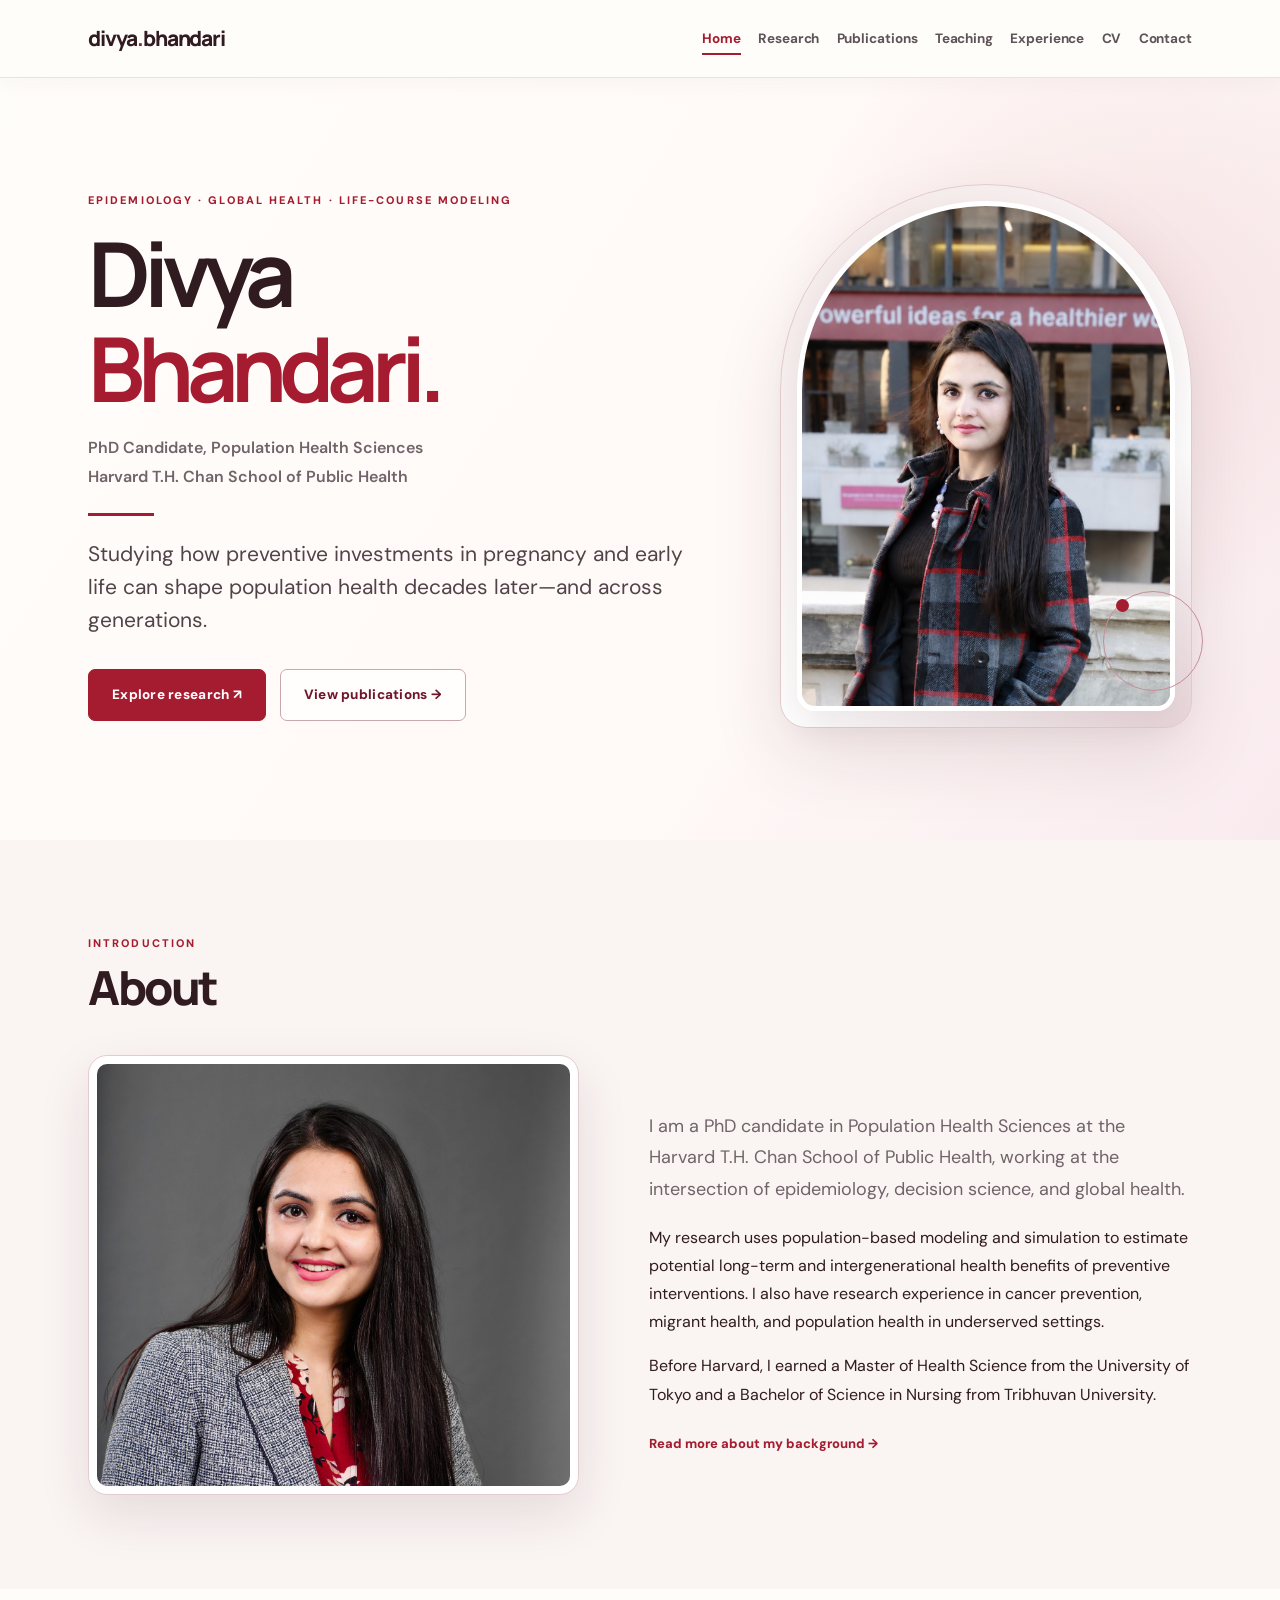
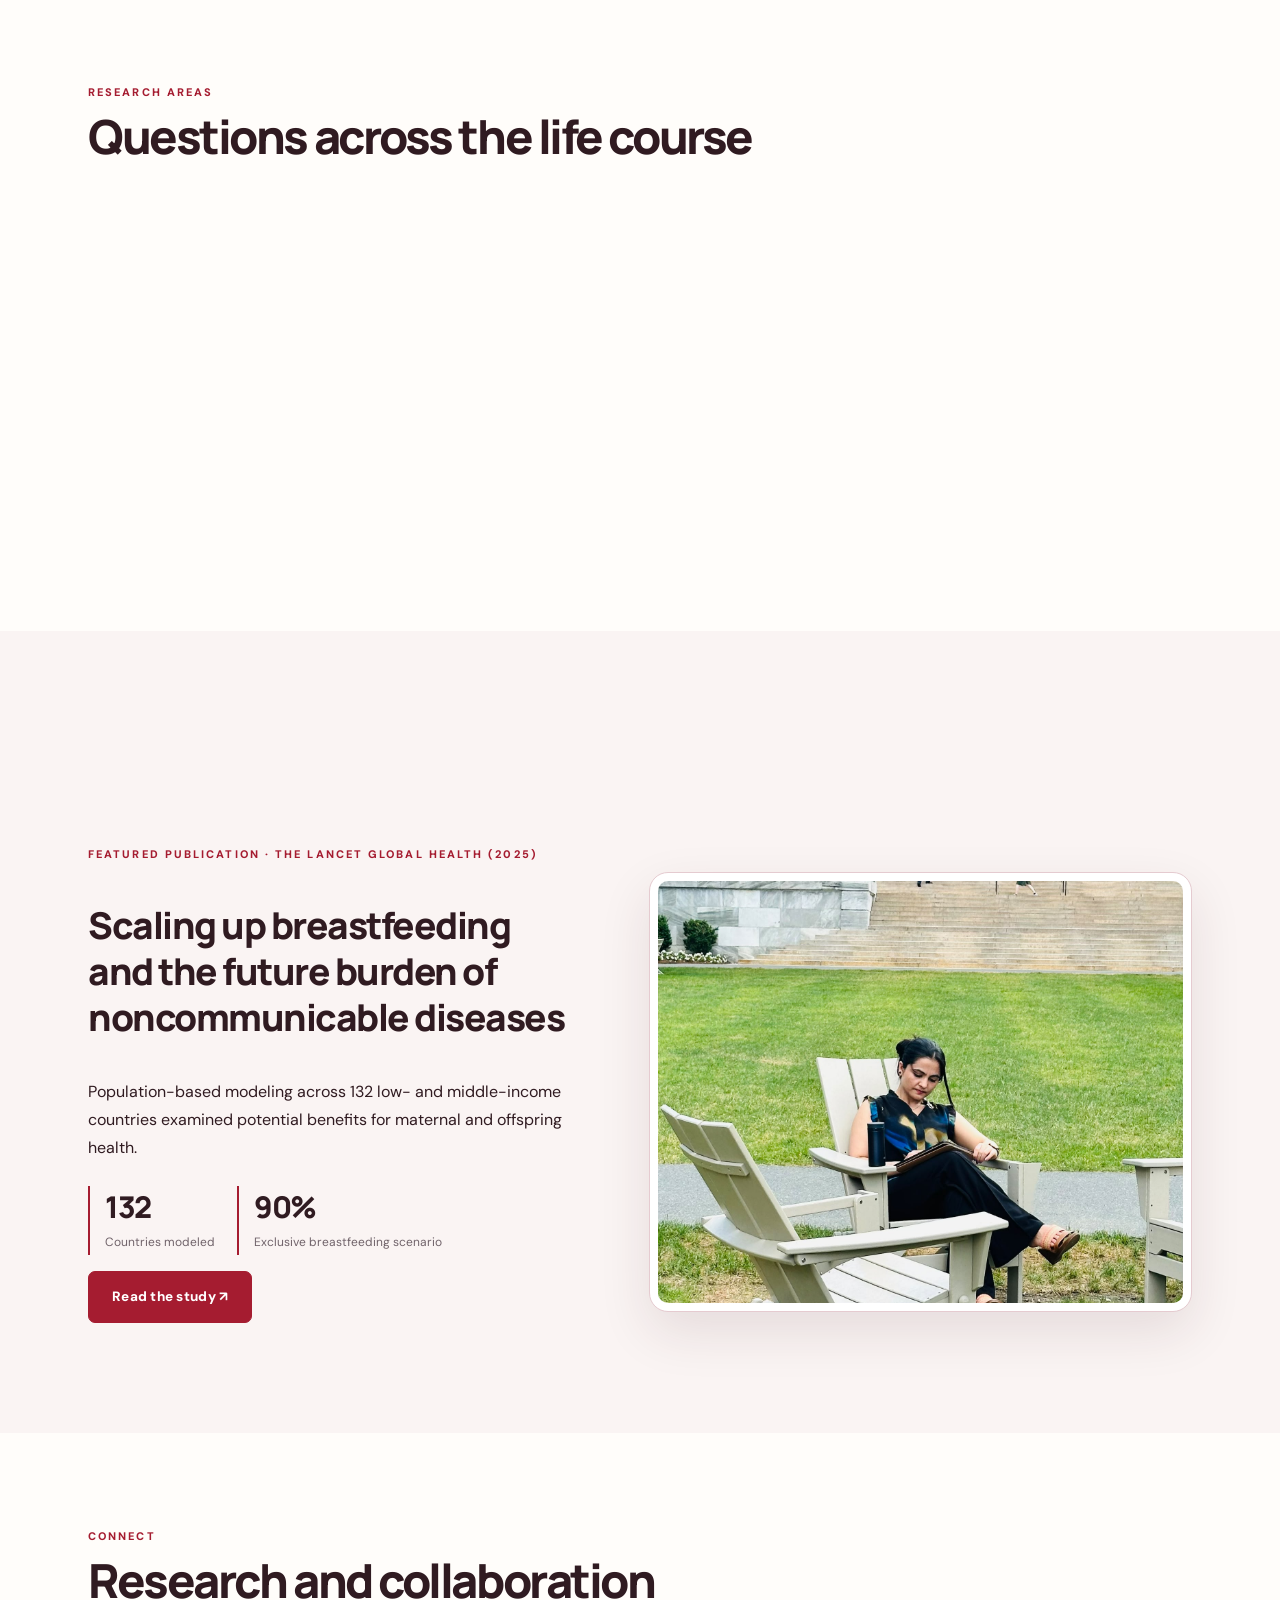
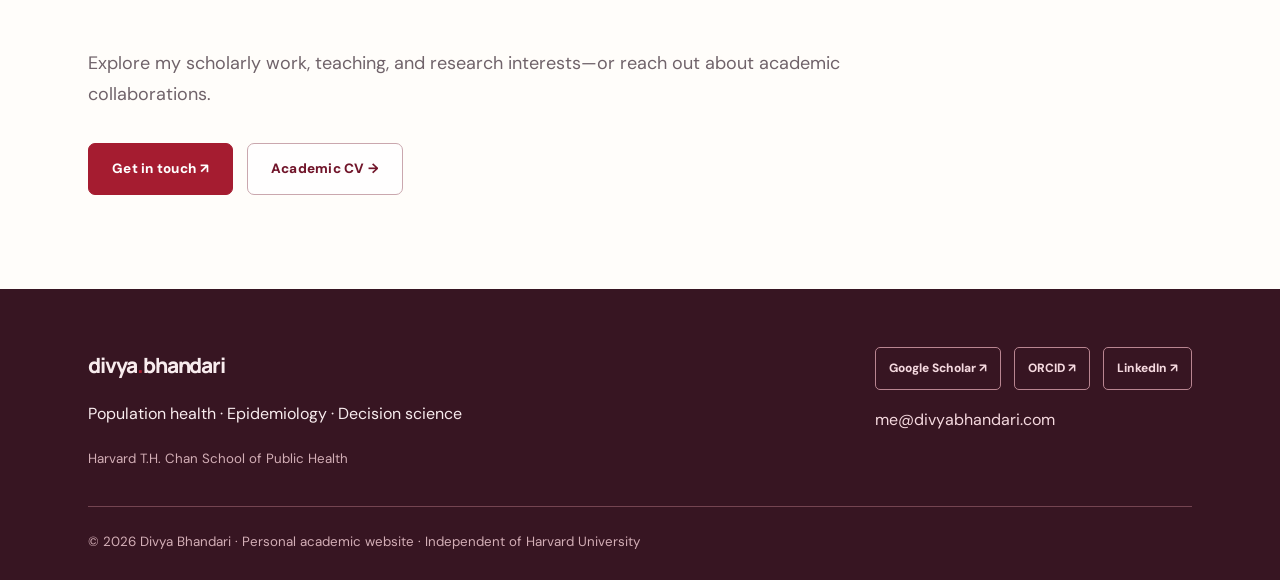
<file: index.html>
<!DOCTYPE html>
<html lang="en"><head><meta charset="utf-8"/><meta content="width=device-width,initial-scale=1" name="viewport"/><meta content="Academic website of Divya Bhandari, PhD candidate in Population Health Sciences at Harvard University." name="description"/><meta content="#4a1020" name="theme-color"/><title>Home | Divya Bhandari</title><link href="https://www.divyabhandari.com/index.html" rel="canonical"/><link href="assets/css/style.css" rel="stylesheet"/><link href="assets/favicon.svg" rel="icon" type="image/svg+xml"/></head><body><a class="skip" href="#main">Skip to content</a><header class="site-header"><div class="container nav"><a class="wordmark" href="index.html">divya<span>.</span>bhandari</a><button aria-expanded="false" aria-label="Toggle navigation" class="nav-toggle">☰ Menu</button><nav aria-label="Primary navigation" class="navlinks"><a aria-current="page" href="index.html">Home</a><a href="research.html">Research</a><a href="publications.html">Publications</a><a href="teaching.html">Teaching</a><a href="experience.html">Experience</a><a href="cv.html">CV</a><a href="contact.html">Contact</a></nav></div></header><main id="main"><section class="hero"><div class="container hero-grid"><div class="reveal"><div class="eyebrow">Epidemiology · Global Health · Life-course Modeling</div><h1>Divya<br/><em>Bhandari.</em></h1><p class="hero-meta">PhD Candidate, Population Health Sciences<br/>Harvard T.H. Chan School of Public Health</p><span class="accent-line"></span><p class="lede">Studying how preventive investments in pregnancy and early life can shape population health decades later—and across generations.</p><div class="actions"><a class="btn primary" href="research.html">Explore research ↗</a><a class="btn secondary" href="publications.html">View publications →</a></div></div><div class="hero-image reveal"><img alt="Portrait of Divya Bhandari" height="1150" onerror="this.onerror=null;this.src='assets/images/photo-placeholder.svg';" src="assets/images/Headshot1.png" width="900"/><div aria-hidden="true" class="orbit"></div></div></div></section><section class="section alt"><div class="container"><div class="section-head reveal"><div><div class="eyebrow">Introduction</div><h2>About</h2></div></div><div class="split"><div class="reveal"><img alt="Divya Bhandari" class="photo" loading="lazy" onerror="this.onerror=null;this.src='assets/images/photo-placeholder.svg';" src="assets/images/Headshot2.JPG"/></div><div class="reveal"><p class="intro">I am a PhD candidate in Population Health Sciences at the Harvard T.H. Chan School of Public Health, working at the intersection of epidemiology, decision science, and global health.</p><p>My research uses population-based modeling and simulation to estimate potential long-term and intergenerational health benefits of preventive interventions. I also have research experience in cancer prevention, migrant health, and population health in underserved settings.</p><p>Before Harvard, I earned a Master of Health Science from the University of Tokyo and a Bachelor of Science in Nursing from Tribhuvan University.</p><a class="link" href="experience.html">Read more about my background →</a></div></div></div></section><section class="section"><div class="container"><div class="section-head reveal"><div><div class="eyebrow">Research areas</div><h2>Questions across the life course</h2></div></div><div class="cols3"><a class="card reveal" href="research.html#life-course"><span class="kicker">01 / Core research</span><h3>Early-life prevention &amp; life-course health</h3><p>Estimating how interventions during critical early periods may affect chronic disease across adulthood and generations.</p><span class="link">Explore →</span></a><a class="card reveal" href="research.html#nutrition"><span class="kicker">02 / Dissertation</span><h3>Nutrition &amp; population health modeling</h3><p>Breastfeeding, micronutrient supplementation, food fortification, and projected NCD outcomes.</p><span class="link">Explore →</span></a><a class="card reveal" href="research.html#other"><span class="kicker">03 / Additional research</span><h3>Cancer prevention &amp; health equity</h3><p>Research on screening behaviors, migrant health, and access to preventive services.</p><span class="link">Explore →</span></a></div></div></section><section class="section alt"><div class="container"><div class="section-head reveal"><div><div class="eyebrow">Selected paper</div><h2>Featured research</h2></div></div><div class="split"><div class="reveal"><div class="eyebrow">Featured publication · The Lancet Global Health (2025)</div><h3 style="font:800 clamp(25px,3vw,37px)/1.25 Manrope;letter-spacing:-.04em">Scaling up breastfeeding and the future burden of noncommunicable diseases</h3><p>Population-based modeling across 132 low- and middle-income countries examined potential benefits for maternal and offspring health.</p><div class="stat-row"><div class="stat"><strong>132</strong><span>Countries modeled</span></div><div class="stat"><strong>90%</strong><span>Exclusive breastfeeding scenario</span></div></div><p><a class="btn primary" href="https://www.thelancet.com/journals/langlo/article/PIIS2214-109X(25)00300-6/fulltext" rel="noopener" target="_blank">Read the study ↗</a></p></div><div class="reveal"><img alt="Research and academic activities" class="photo" loading="lazy" onerror="this.onerror=null;this.src='assets/images/photo-placeholder.svg';" src="assets/images/ResearchShot1.jpeg"/></div></div></div></section><section class="section"><div class="container"><div class="section-head reveal"><div><div class="eyebrow">Connect</div><h2>Research and collaboration</h2></div></div><div class="reveal"><p class="intro">Explore my scholarly work, teaching, and research interests—or reach out about academic collaborations.</p><div class="actions"><a class="btn primary" href="contact.html">Get in touch ↗</a><a class="btn secondary" href="cv.html">Academic CV →</a></div></div></div></section></main><footer class="footer"><div class="container"><div class="footgrid"><div><div class="wordmark">divya<span>.</span>bhandari</div><p>Population health · Epidemiology · Decision science</p><small>Harvard T.H. Chan School of Public Health</small></div><div><div class="socials"><a href="https://scholar.google.com/citations?user=fD8IorwAAAAJ&amp;hl=en" rel="noopener" target="_blank">Google Scholar ↗</a><a href="https://orcid.org/0000-0001-7720-9150" rel="noopener" target="_blank">ORCID ↗</a><a href="https://www.linkedin.com/in/divya-bhandari-harvard/" rel="noopener" target="_blank">LinkedIn ↗</a></div><p><a href="mailto:me@divyabhandari.com">me@divyabhandari.com</a></p></div></div><div class="foot-bottom"><small>© 2026 Divya Bhandari · Personal academic website · Independent of Harvard University</small></div></div></footer><script defer="" src="assets/js/site.js"></script></body></html>
</file>
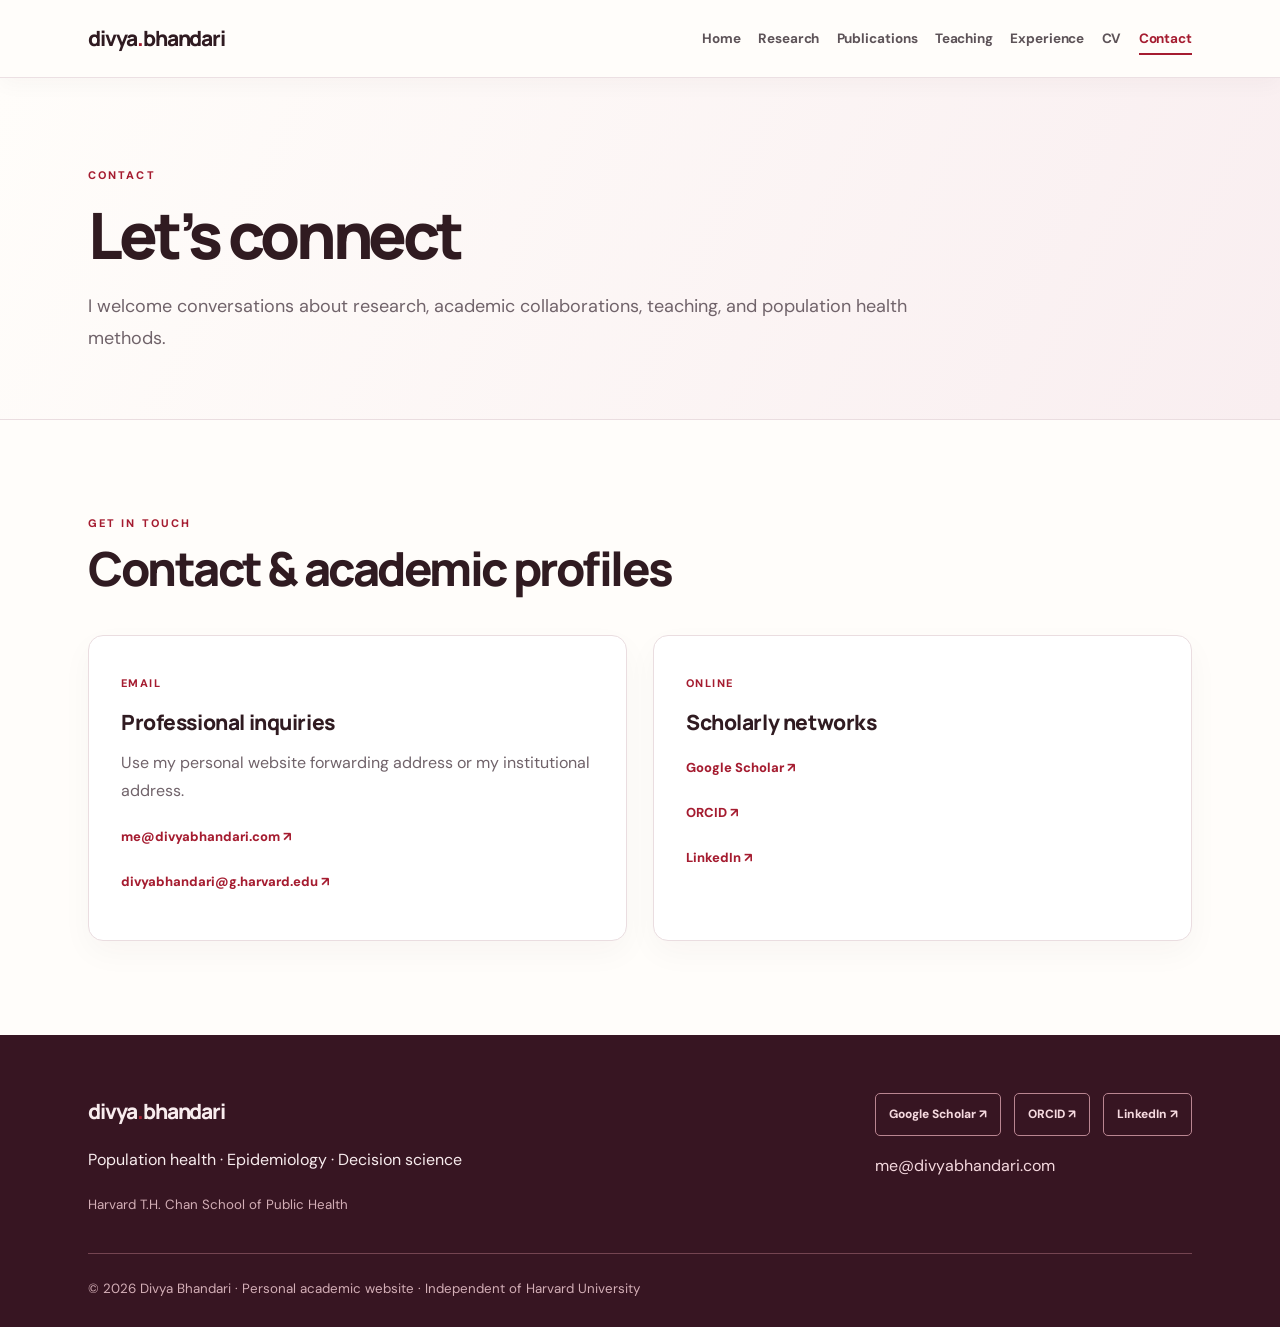
<file: contact.html>
<!DOCTYPE html>
<html lang="en"><head><meta charset="utf-8"/><meta content="width=device-width,initial-scale=1" name="viewport"/><meta content="Academic website of Divya Bhandari, PhD candidate in Population Health Sciences at Harvard University." name="description"/><meta content="#4a1020" name="theme-color"/><title>Contact | Divya Bhandari</title><link href="https://www.divyabhandari.com/contact.html" rel="canonical"/><link href="assets/css/style.css" rel="stylesheet"/><link href="assets/favicon.svg" rel="icon" type="image/svg+xml"/></head><body><a class="skip" href="#main">Skip to content</a><header class="site-header"><div class="container nav"><a class="wordmark" href="index.html">divya<span>.</span>bhandari</a><button aria-expanded="false" aria-label="Toggle navigation" class="nav-toggle">☰ Menu</button><nav aria-label="Primary navigation" class="navlinks"><a href="index.html">Home</a><a href="research.html">Research</a><a href="publications.html">Publications</a><a href="teaching.html">Teaching</a><a href="experience.html">Experience</a><a href="cv.html">CV</a><a aria-current="page" href="contact.html">Contact</a></nav></div></header><main id="main"><section class="page-head"><div class="container reveal"><div class="eyebrow">Contact</div><h1 class="page-title">Let’s connect</h1><p class="intro">I welcome conversations about research, academic collaborations, teaching, and population health methods.</p></div></section><section class="section"><div class="container"><div class="section-head reveal"><div><div class="eyebrow">Get in touch</div><h2>Contact &amp; academic profiles</h2></div></div><div class="cols2"><div class="card reveal"><span class="kicker">Email</span><h3>Professional inquiries</h3><p>Use my personal website forwarding address or my institutional address.</p><p><a class="link" href="mailto:me@divyabhandari.com">me@divyabhandari.com ↗</a></p><p><a class="link" href="mailto:divyabhandari@g.harvard.edu">divyabhandari@g.harvard.edu ↗</a></p></div><div class="card reveal"><span class="kicker">Online</span><h3>Scholarly networks</h3><p><a class="link" href="https://scholar.google.com/citations?user=fD8IorwAAAAJ&amp;hl=en">Google Scholar ↗</a></p><p><a class="link" href="https://orcid.org/0000-0001-7720-9150">ORCID ↗</a></p><p><a class="link" href="https://www.linkedin.com/in/divya-bhandari-harvard/">LinkedIn ↗</a></p></div></div></div></section></main><footer class="footer"><div class="container"><div class="footgrid"><div><div class="wordmark">divya<span>.</span>bhandari</div><p>Population health · Epidemiology · Decision science</p><small>Harvard T.H. Chan School of Public Health</small></div><div><div class="socials"><a href="https://scholar.google.com/citations?user=fD8IorwAAAAJ&amp;hl=en" rel="noopener" target="_blank">Google Scholar ↗</a><a href="https://orcid.org/0000-0001-7720-9150" rel="noopener" target="_blank">ORCID ↗</a><a href="https://www.linkedin.com/in/divya-bhandari-harvard/" rel="noopener" target="_blank">LinkedIn ↗</a></div><p><a href="mailto:me@divyabhandari.com">me@divyabhandari.com</a></p></div></div><div class="foot-bottom"><small>© 2026 Divya Bhandari · Personal academic website · Independent of Harvard University</small></div></div></footer><script defer="" src="assets/js/site.js"></script></body></html>
</file>
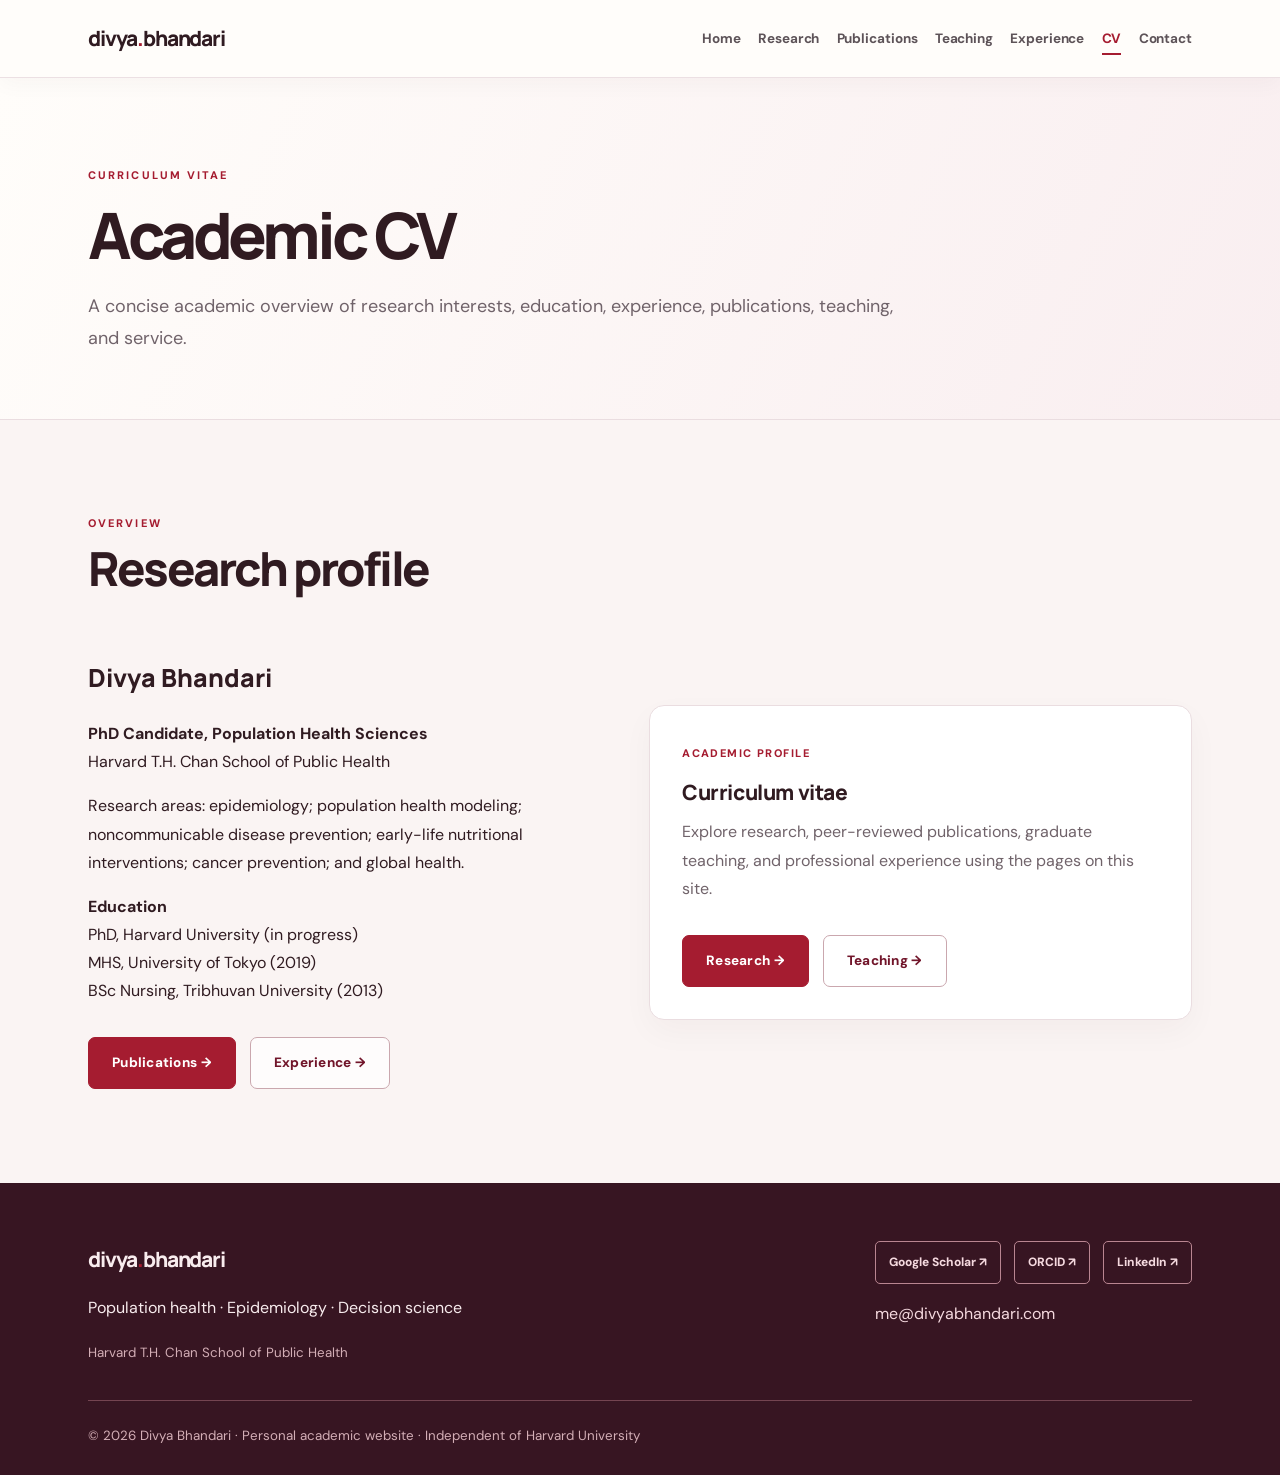
<file: cv.html>
<!DOCTYPE html>
<html lang="en"><head><meta charset="utf-8"/><meta content="width=device-width,initial-scale=1" name="viewport"/><meta content="Academic website of Divya Bhandari, PhD candidate in Population Health Sciences at Harvard University." name="description"/><meta content="#4a1020" name="theme-color"/><title>Academic CV | Divya Bhandari</title><link href="https://www.divyabhandari.com/cv.html" rel="canonical"/><link href="assets/css/style.css" rel="stylesheet"/><link href="assets/favicon.svg" rel="icon" type="image/svg+xml"/></head><body><a class="skip" href="#main">Skip to content</a><header class="site-header"><div class="container nav"><a class="wordmark" href="index.html">divya<span>.</span>bhandari</a><button aria-expanded="false" aria-label="Toggle navigation" class="nav-toggle">☰ Menu</button><nav aria-label="Primary navigation" class="navlinks"><a href="index.html">Home</a><a href="research.html">Research</a><a href="publications.html">Publications</a><a href="teaching.html">Teaching</a><a href="experience.html">Experience</a><a aria-current="page" href="cv.html">CV</a><a href="contact.html">Contact</a></nav></div></header><main id="main"><section class="page-head"><div class="container reveal"><div class="eyebrow">Curriculum vitae</div><h1 class="page-title">Academic CV</h1><p class="intro">A concise academic overview of research interests, education, experience, publications, teaching, and service.</p></div></section><section class="section alt"><div class="container"><div class="section-head reveal"><div><div class="eyebrow">Overview</div><h2>Research profile</h2></div></div><div class="split"><div class="reveal"><h3 style="font:800 25px Manrope">Divya Bhandari</h3><p><strong>PhD Candidate, Population Health Sciences</strong><br/>Harvard T.H. Chan School of Public Health</p><p>Research areas: epidemiology; population health modeling; noncommunicable disease prevention; early-life nutritional interventions; cancer prevention; and global health.</p><p><strong>Education</strong><br/>PhD, Harvard University (in progress)<br/>MHS, University of Tokyo (2019)<br/>BSc Nursing, Tribhuvan University (2013)</p><div class="actions"><a class="btn primary" href="publications.html">Publications →</a><a class="btn secondary" href="experience.html">Experience →</a></div></div><div class="card reveal"><span class="kicker">Academic profile</span><h3>Curriculum vitae</h3><p>Explore research, peer-reviewed publications, graduate teaching, and professional experience using the pages on this site.</p><div class="actions"><a class="btn primary" href="research.html">Research →</a><a class="btn secondary" href="teaching.html">Teaching →</a></div></div></div></div></section></main><footer class="footer"><div class="container"><div class="footgrid"><div><div class="wordmark">divya<span>.</span>bhandari</div><p>Population health · Epidemiology · Decision science</p><small>Harvard T.H. Chan School of Public Health</small></div><div><div class="socials"><a href="https://scholar.google.com/citations?user=fD8IorwAAAAJ&amp;hl=en" rel="noopener" target="_blank">Google Scholar ↗</a><a href="https://orcid.org/0000-0001-7720-9150" rel="noopener" target="_blank">ORCID ↗</a><a href="https://www.linkedin.com/in/divya-bhandari-harvard/" rel="noopener" target="_blank">LinkedIn ↗</a></div><p><a href="mailto:me@divyabhandari.com">me@divyabhandari.com</a></p></div></div><div class="foot-bottom"><small>© 2026 Divya Bhandari · Personal academic website · Independent of Harvard University</small></div></div></footer><script defer="" src="assets/js/site.js"></script></body></html>
</file>
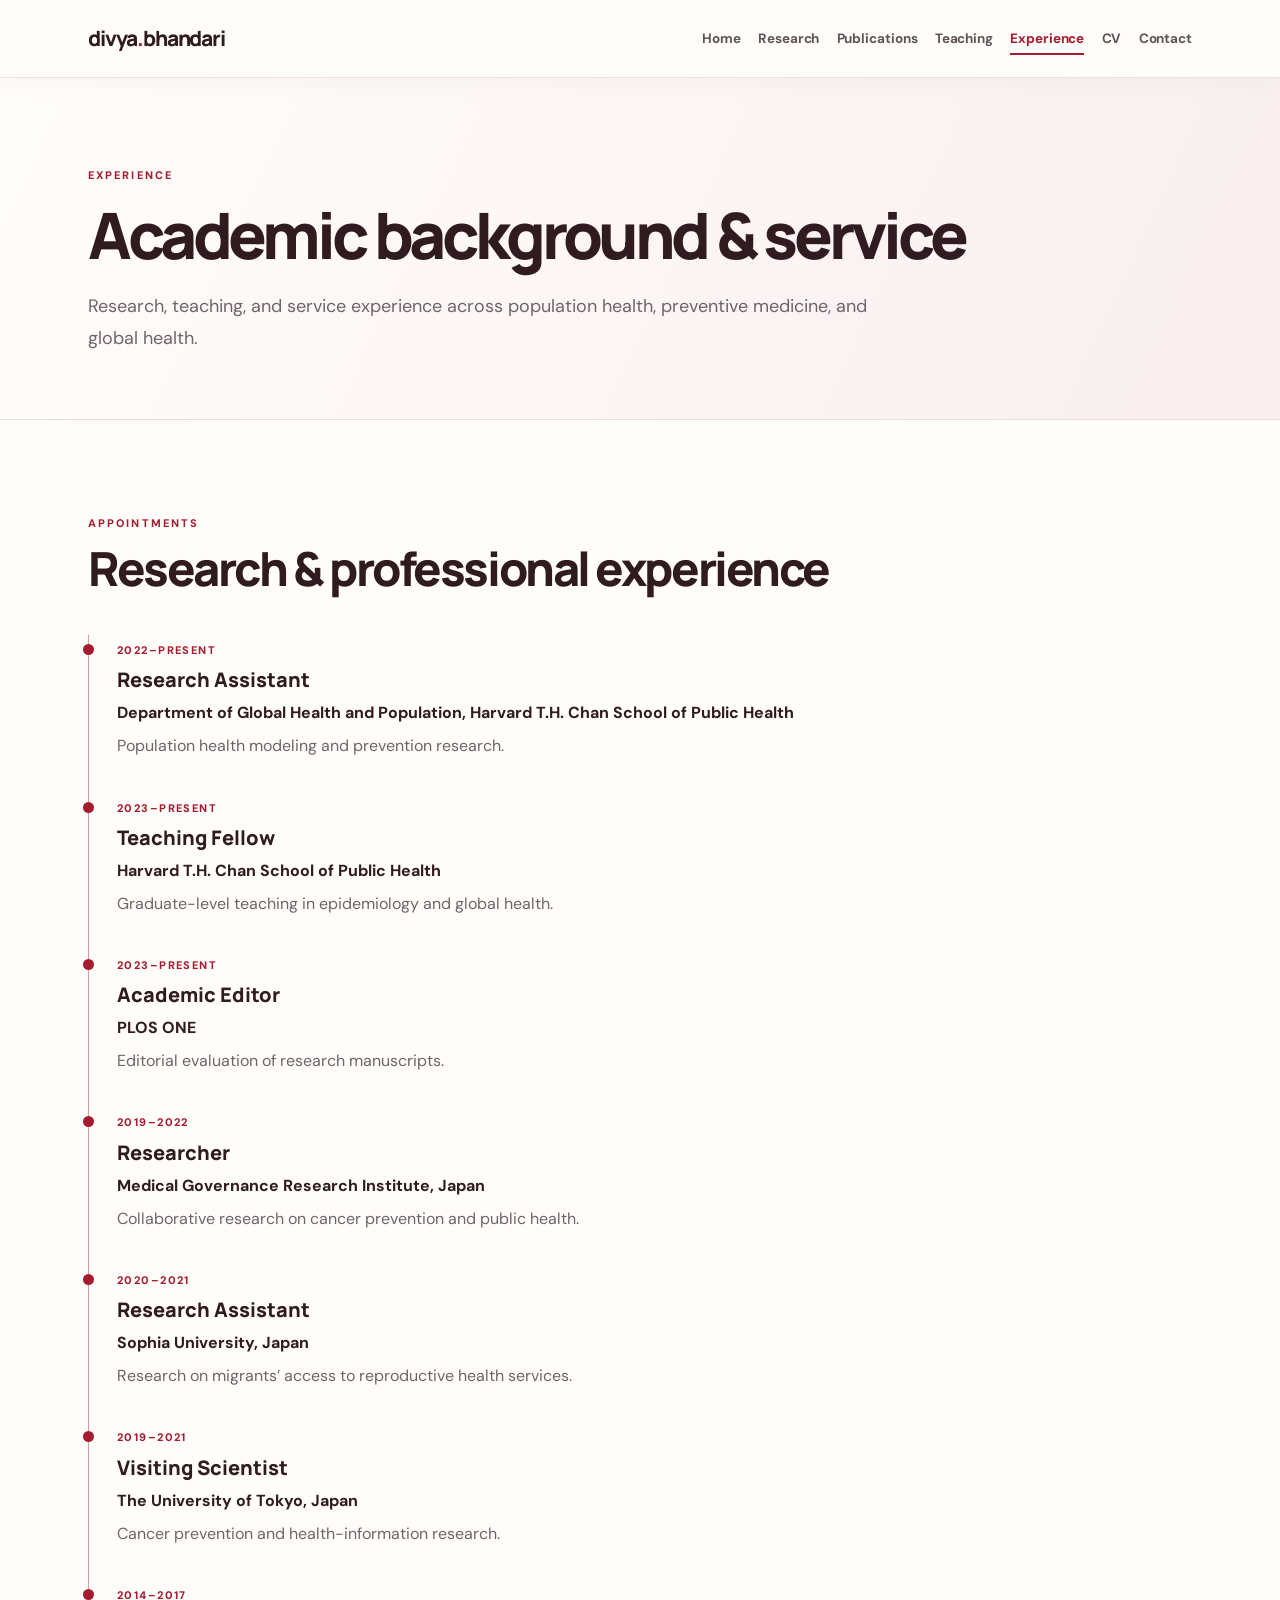
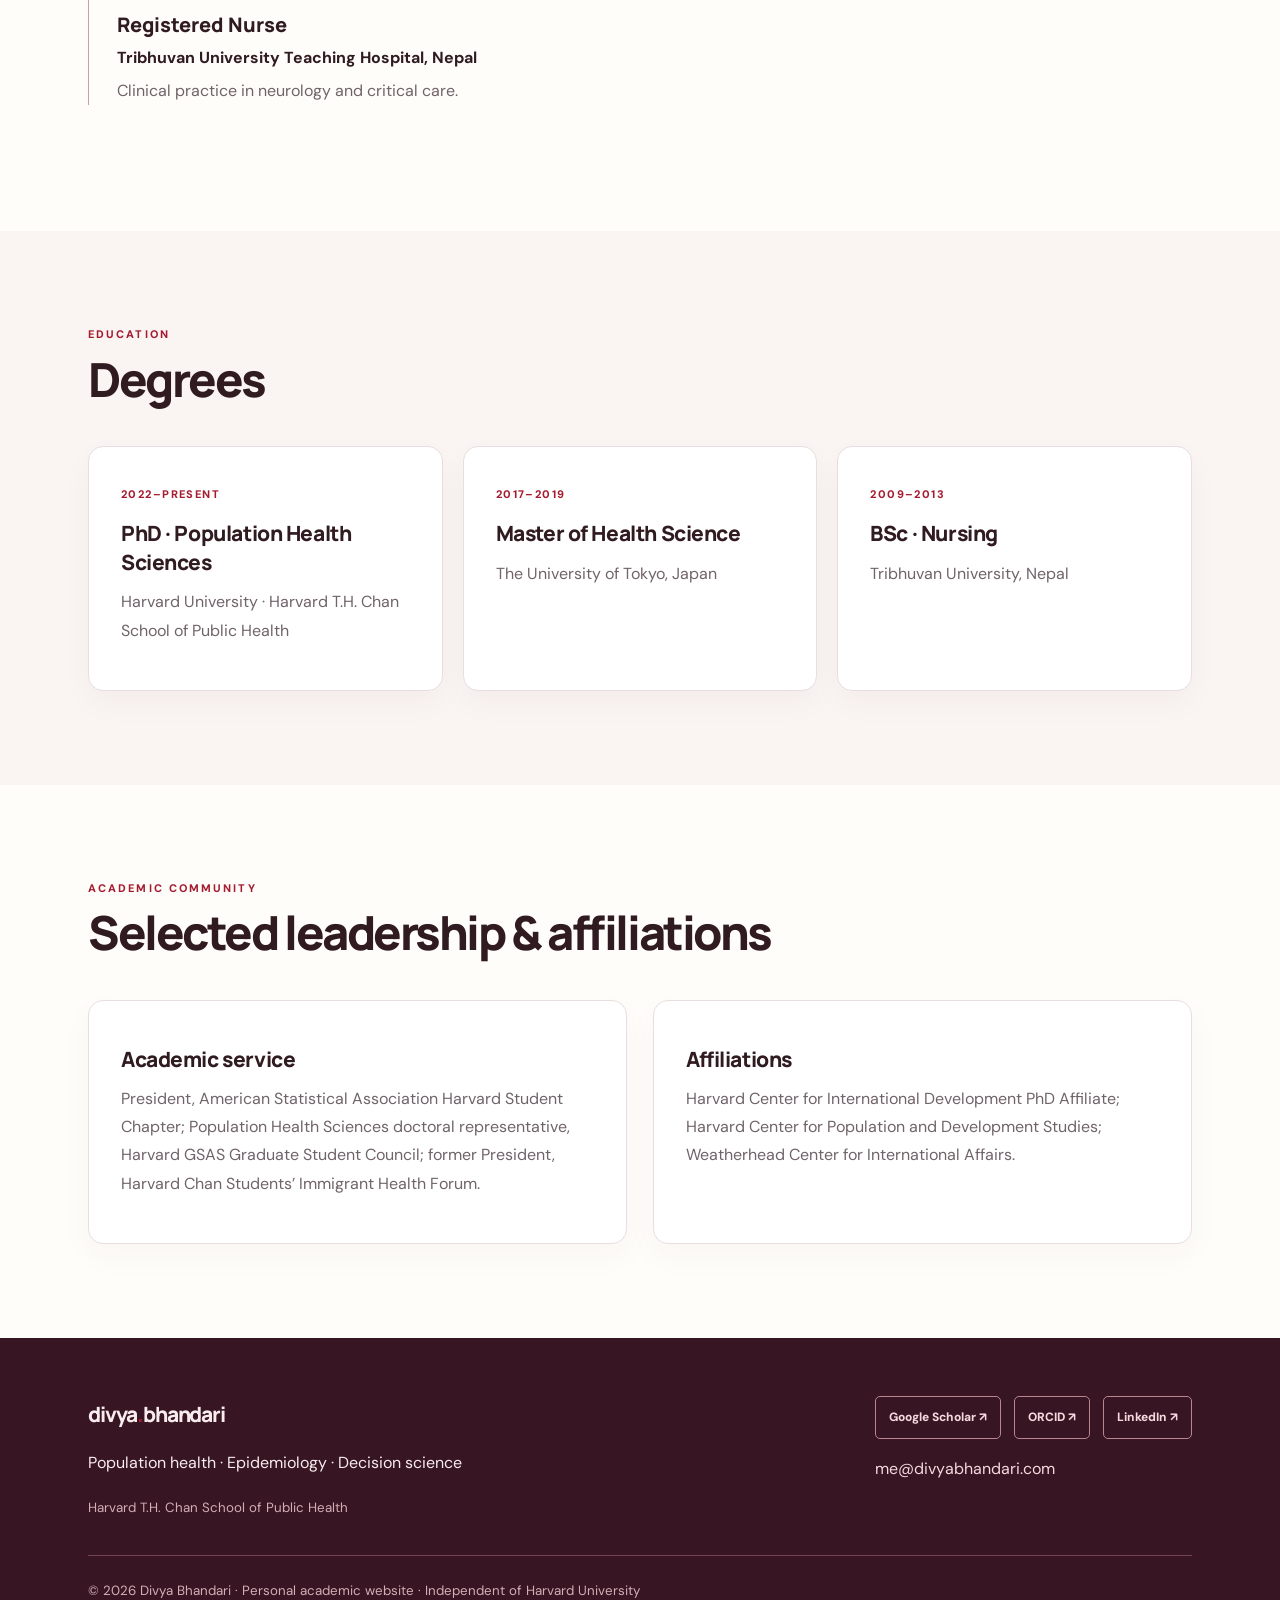
<file: experience.html>
<!DOCTYPE html>
<html lang="en"><head><meta charset="utf-8"/><meta content="width=device-width,initial-scale=1" name="viewport"/><meta content="Academic website of Divya Bhandari, PhD candidate in Population Health Sciences at Harvard University." name="description"/><meta content="#4a1020" name="theme-color"/><title>Experience | Divya Bhandari</title><link href="https://www.divyabhandari.com/experience.html" rel="canonical"/><link href="assets/css/style.css" rel="stylesheet"/><link href="assets/favicon.svg" rel="icon" type="image/svg+xml"/></head><body><a class="skip" href="#main">Skip to content</a><header class="site-header"><div class="container nav"><a class="wordmark" href="index.html">divya<span>.</span>bhandari</a><button aria-expanded="false" aria-label="Toggle navigation" class="nav-toggle">☰ Menu</button><nav aria-label="Primary navigation" class="navlinks"><a href="index.html">Home</a><a href="research.html">Research</a><a href="publications.html">Publications</a><a href="teaching.html">Teaching</a><a aria-current="page" href="experience.html">Experience</a><a href="cv.html">CV</a><a href="contact.html">Contact</a></nav></div></header><main id="main"><section class="page-head"><div class="container reveal"><div class="eyebrow">Experience</div><h1 class="page-title">Academic background &amp; service</h1><p class="intro">Research, teaching, and service experience across population health, preventive medicine, and global health.</p></div></section><section class="section"><div class="container"><div class="section-head reveal"><div><div class="eyebrow">Appointments</div><h2>Research &amp; professional experience</h2></div></div><div class="timeline"><div class="timeline-item reveal"><span class="kicker">2022–present</span><h3>Research Assistant</h3><strong>Department of Global Health and Population, Harvard T.H. Chan School of Public Health</strong><p>Population health modeling and prevention research.</p></div><div class="timeline-item reveal"><span class="kicker">2023–present</span><h3>Teaching Fellow</h3><strong>Harvard T.H. Chan School of Public Health</strong><p>Graduate-level teaching in epidemiology and global health.</p></div><div class="timeline-item reveal"><span class="kicker">2023–present</span><h3>Academic Editor</h3><strong>PLOS ONE</strong><p>Editorial evaluation of research manuscripts.</p></div><div class="timeline-item reveal"><span class="kicker">2019–2022</span><h3>Researcher</h3><strong>Medical Governance Research Institute, Japan</strong><p>Collaborative research on cancer prevention and public health.</p></div><div class="timeline-item reveal"><span class="kicker">2020–2021</span><h3>Research Assistant</h3><strong>Sophia University, Japan</strong><p>Research on migrants’ access to reproductive health services.</p></div><div class="timeline-item reveal"><span class="kicker">2019–2021</span><h3>Visiting Scientist</h3><strong>The University of Tokyo, Japan</strong><p>Cancer prevention and health-information research.</p></div><div class="timeline-item reveal"><span class="kicker">2014–2017</span><h3>Registered Nurse</h3><strong>Tribhuvan University Teaching Hospital, Nepal</strong><p>Clinical practice in neurology and critical care.</p></div></div></div></section><section class="section alt"><div class="container"><div class="section-head reveal"><div><div class="eyebrow">Education</div><h2>Degrees</h2></div></div><div class="cols3"><div class="card reveal"><span class="kicker">2022–present</span><h3>PhD · Population Health Sciences</h3><p>Harvard University · Harvard T.H. Chan School of Public Health</p></div><div class="card reveal"><span class="kicker">2017–2019</span><h3>Master of Health Science</h3><p>The University of Tokyo, Japan</p></div><div class="card reveal"><span class="kicker">2009–2013</span><h3>BSc · Nursing</h3><p>Tribhuvan University, Nepal</p></div></div></div></section><section class="section"><div class="container"><div class="section-head reveal"><div><div class="eyebrow">Academic community</div><h2>Selected leadership &amp; affiliations</h2></div></div><div class="cols2"><div class="card reveal"><h3>Academic service</h3><p>President, American Statistical Association Harvard Student Chapter; Population Health Sciences doctoral representative, Harvard GSAS Graduate Student Council; former President, Harvard Chan Students’ Immigrant Health Forum.</p></div><div class="card reveal"><h3>Affiliations</h3><p>Harvard Center for International Development PhD Affiliate; Harvard Center for Population and Development Studies; Weatherhead Center for International Affairs.</p></div></div></div></section></main><footer class="footer"><div class="container"><div class="footgrid"><div><div class="wordmark">divya<span>.</span>bhandari</div><p>Population health · Epidemiology · Decision science</p><small>Harvard T.H. Chan School of Public Health</small></div><div><div class="socials"><a href="https://scholar.google.com/citations?user=fD8IorwAAAAJ&amp;hl=en" rel="noopener" target="_blank">Google Scholar ↗</a><a href="https://orcid.org/0000-0001-7720-9150" rel="noopener" target="_blank">ORCID ↗</a><a href="https://www.linkedin.com/in/divya-bhandari-harvard/" rel="noopener" target="_blank">LinkedIn ↗</a></div><p><a href="mailto:me@divyabhandari.com">me@divyabhandari.com</a></p></div></div><div class="foot-bottom"><small>© 2026 Divya Bhandari · Personal academic website · Independent of Harvard University</small></div></div></footer><script defer="" src="assets/js/site.js"></script></body></html>
</file>
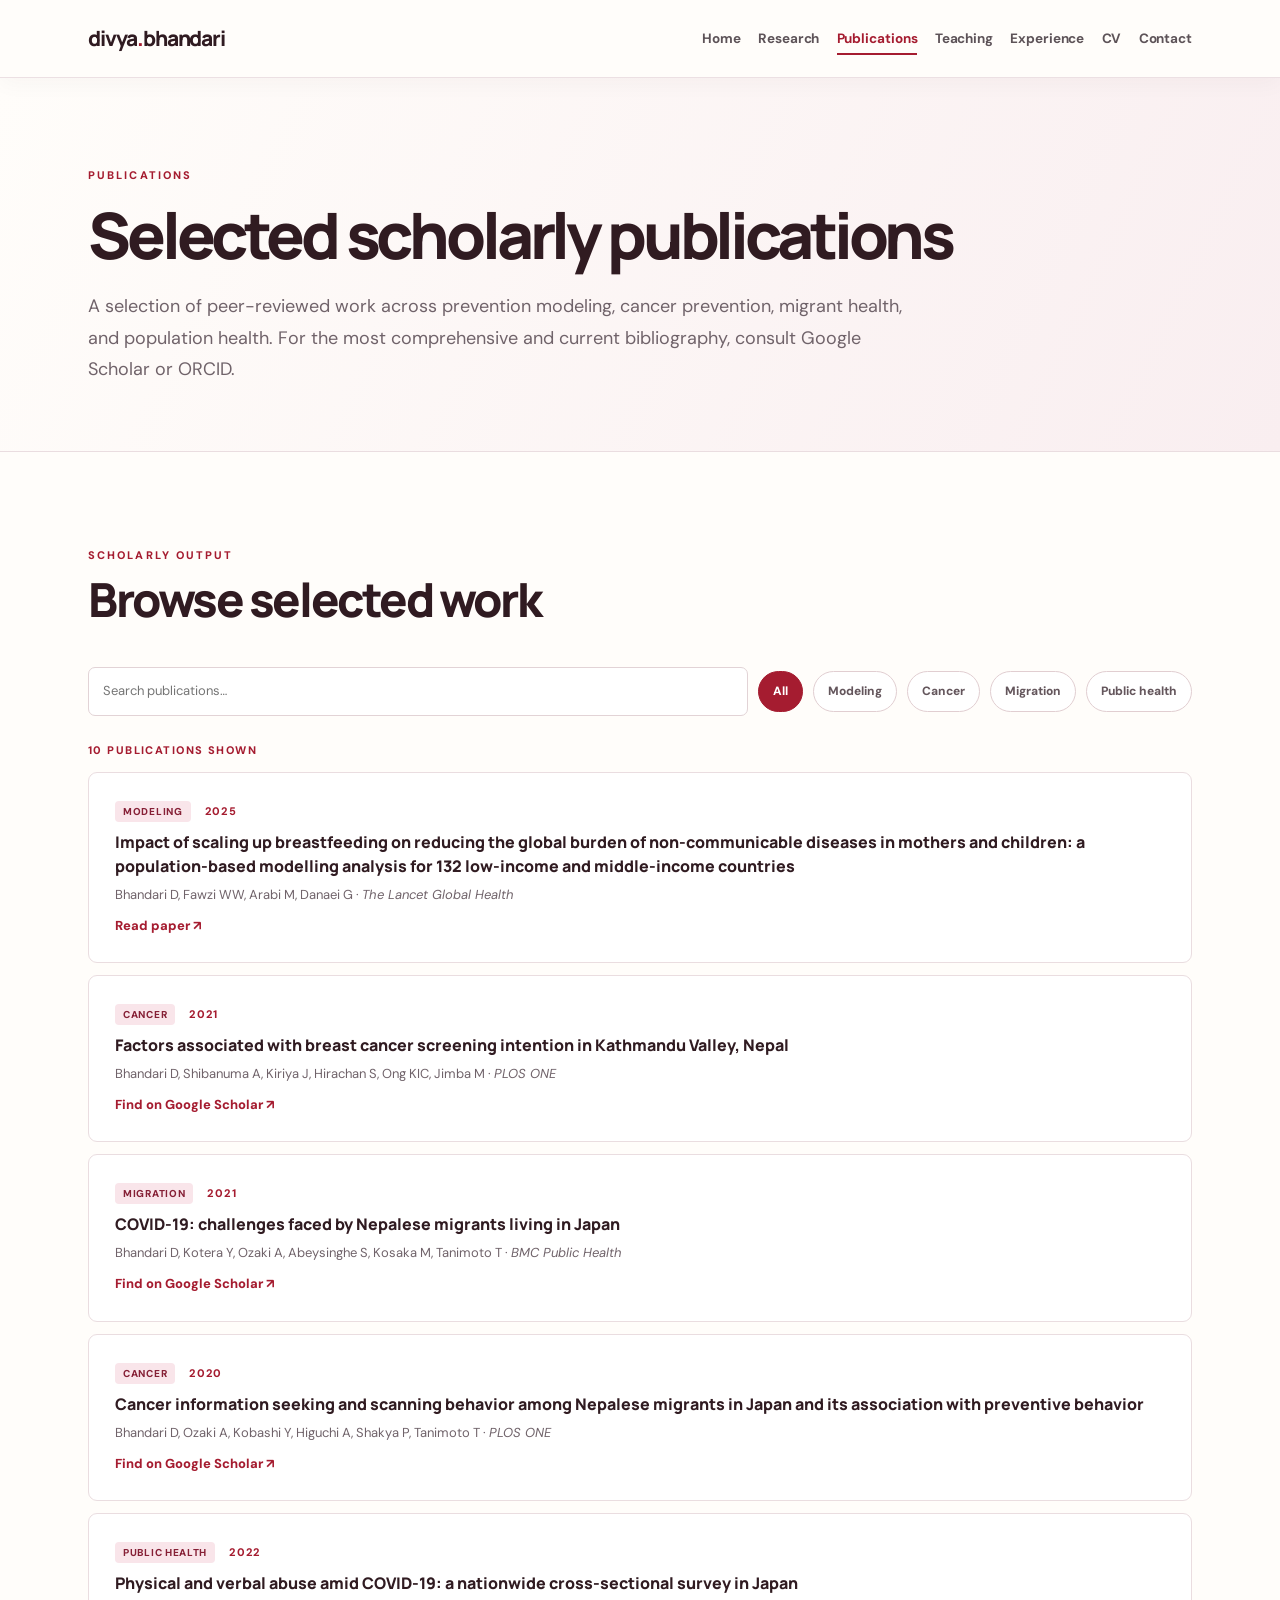
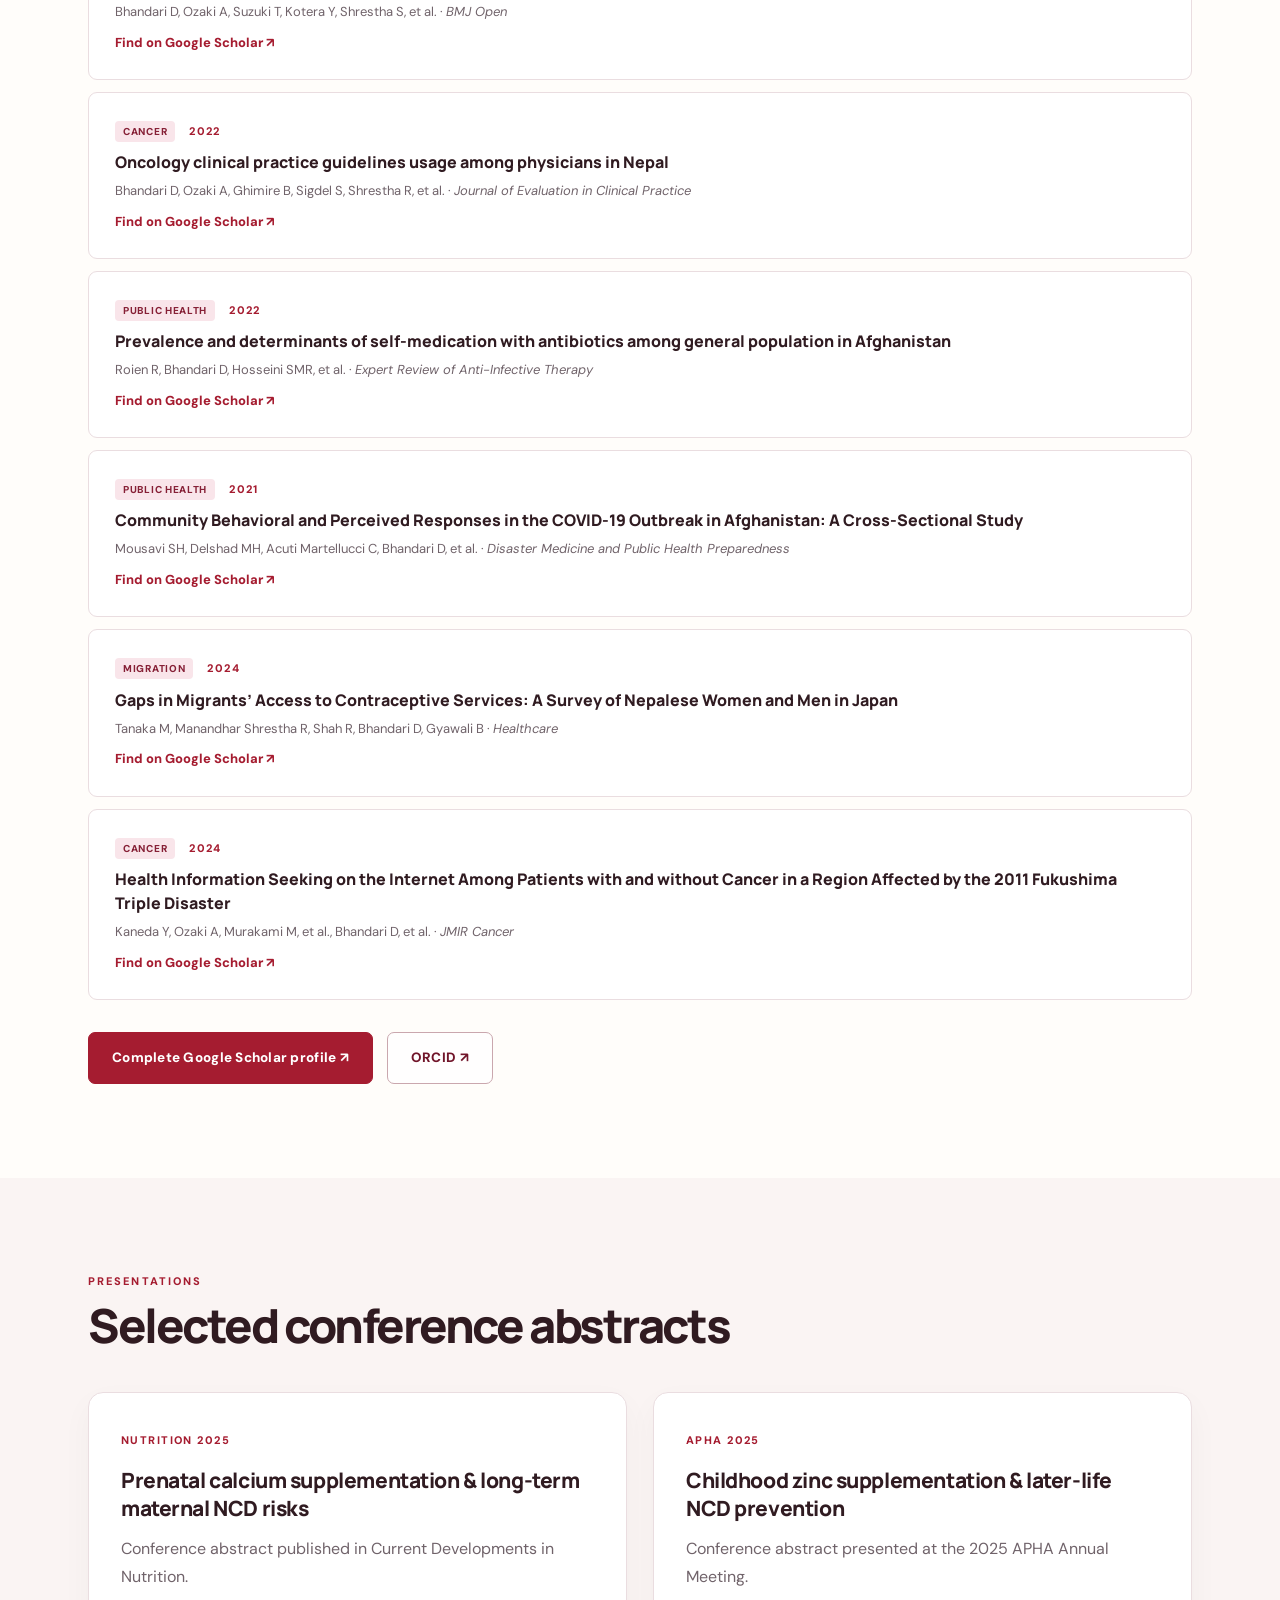
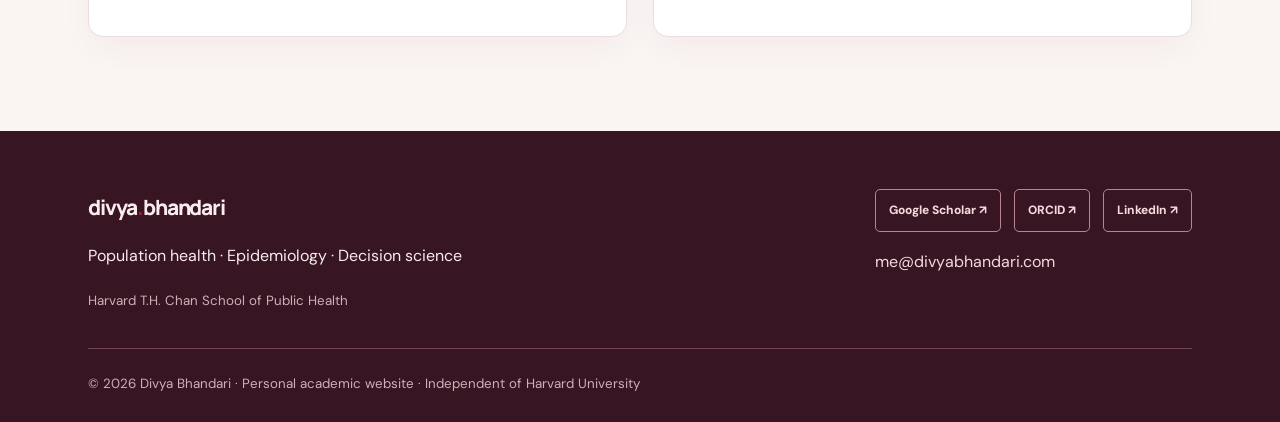
<file: publications.html>
<!DOCTYPE html>
<html lang="en"><head><meta charset="utf-8"/><meta content="width=device-width,initial-scale=1" name="viewport"/><meta content="Academic website of Divya Bhandari, PhD candidate in Population Health Sciences at Harvard University." name="description"/><meta content="#4a1020" name="theme-color"/><title>Publications | Divya Bhandari</title><link href="https://www.divyabhandari.com/publications.html" rel="canonical"/><link href="assets/css/style.css" rel="stylesheet"/><link href="assets/favicon.svg" rel="icon" type="image/svg+xml"/></head><body><a class="skip" href="#main">Skip to content</a><header class="site-header"><div class="container nav"><a class="wordmark" href="index.html">divya<span>.</span>bhandari</a><button aria-expanded="false" aria-label="Toggle navigation" class="nav-toggle">☰ Menu</button><nav aria-label="Primary navigation" class="navlinks"><a href="index.html">Home</a><a href="research.html">Research</a><a aria-current="page" href="publications.html">Publications</a><a href="teaching.html">Teaching</a><a href="experience.html">Experience</a><a href="cv.html">CV</a><a href="contact.html">Contact</a></nav></div></header><main id="main"><section class="page-head"><div class="container reveal"><div class="eyebrow">Publications</div><h1 class="page-title">Selected scholarly publications</h1><p class="intro">A selection of peer-reviewed work across prevention modeling, cancer prevention, migrant health, and population health. For the most comprehensive and current bibliography, consult Google Scholar or ORCID.</p></div></section><section class="section"><div class="container"><div class="section-head reveal"><div><div class="eyebrow">Scholarly output</div><h2>Browse selected work</h2></div></div><div class="pub-toolbar"><input aria-label="Search publications" class="search" id="pub-search" placeholder="Search publications…" type="search"/><button aria-pressed="true" class="chip active" data-filter="all">All</button><button aria-pressed="false" class="chip" data-filter="modeling">Modeling</button><button aria-pressed="false" class="chip" data-filter="cancer">Cancer</button><button aria-pressed="false" class="chip" data-filter="migration">Migration</button><button aria-pressed="false" class="chip" data-filter="public health">Public health</button></div><p aria-live="polite" class="kicker" id="result-count"></p><article class="pub reveal" data-category="modeling"><span class="pill">Modeling</span> <span class="kicker" style="margin-left:10px">2025</span><h3>Impact of scaling up breastfeeding on reducing the global burden of non-communicable diseases in mothers and children: a population-based modelling analysis for 132 low-income and middle-income countries</h3><p>Bhandari D, Fawzi WW, Arabi M, Danaei G · <i>The Lancet Global Health</i></p><a href="https://www.thelancet.com/journals/langlo/article/PIIS2214-109X(25)00300-6/fulltext" rel="noopener" target="_blank">Read paper ↗</a></article><article class="pub reveal" data-category="cancer"><span class="pill">Cancer</span> <span class="kicker" style="margin-left:10px">2021</span><h3>Factors associated with breast cancer screening intention in Kathmandu Valley, Nepal</h3><p>Bhandari D, Shibanuma A, Kiriya J, Hirachan S, Ong KIC, Jimba M · <i>PLOS ONE</i></p><a href="https://scholar.google.com/citations?user=fD8IorwAAAAJ&amp;hl=en" rel="noopener" target="_blank">Find on Google Scholar ↗</a></article><article class="pub reveal" data-category="migration"><span class="pill">Migration</span> <span class="kicker" style="margin-left:10px">2021</span><h3>COVID-19: challenges faced by Nepalese migrants living in Japan</h3><p>Bhandari D, Kotera Y, Ozaki A, Abeysinghe S, Kosaka M, Tanimoto T · <i>BMC Public Health</i></p><a href="https://scholar.google.com/citations?user=fD8IorwAAAAJ&amp;hl=en" rel="noopener" target="_blank">Find on Google Scholar ↗</a></article><article class="pub reveal" data-category="cancer"><span class="pill">Cancer</span> <span class="kicker" style="margin-left:10px">2020</span><h3>Cancer information seeking and scanning behavior among Nepalese migrants in Japan and its association with preventive behavior</h3><p>Bhandari D, Ozaki A, Kobashi Y, Higuchi A, Shakya P, Tanimoto T · <i>PLOS ONE</i></p><a href="https://scholar.google.com/citations?user=fD8IorwAAAAJ&amp;hl=en" rel="noopener" target="_blank">Find on Google Scholar ↗</a></article><article class="pub reveal" data-category="public health"><span class="pill">Public health</span> <span class="kicker" style="margin-left:10px">2022</span><h3>Physical and verbal abuse amid COVID-19: a nationwide cross-sectional survey in Japan</h3><p>Bhandari D, Ozaki A, Suzuki T, Kotera Y, Shrestha S, et al. · <i>BMJ Open</i></p><a href="https://scholar.google.com/citations?user=fD8IorwAAAAJ&amp;hl=en" rel="noopener" target="_blank">Find on Google Scholar ↗</a></article><article class="pub reveal" data-category="cancer"><span class="pill">Cancer</span> <span class="kicker" style="margin-left:10px">2022</span><h3>Oncology clinical practice guidelines usage among physicians in Nepal</h3><p>Bhandari D, Ozaki A, Ghimire B, Sigdel S, Shrestha R, et al. · <i>Journal of Evaluation in Clinical Practice</i></p><a href="https://scholar.google.com/citations?user=fD8IorwAAAAJ&amp;hl=en" rel="noopener" target="_blank">Find on Google Scholar ↗</a></article><article class="pub reveal" data-category="public health"><span class="pill">Public health</span> <span class="kicker" style="margin-left:10px">2022</span><h3>Prevalence and determinants of self-medication with antibiotics among general population in Afghanistan</h3><p>Roien R, Bhandari D, Hosseini SMR, et al. · <i>Expert Review of Anti-Infective Therapy</i></p><a href="https://scholar.google.com/citations?user=fD8IorwAAAAJ&amp;hl=en" rel="noopener" target="_blank">Find on Google Scholar ↗</a></article><article class="pub reveal" data-category="public health"><span class="pill">Public health</span> <span class="kicker" style="margin-left:10px">2021</span><h3>Community Behavioral and Perceived Responses in the COVID-19 Outbreak in Afghanistan: A Cross-Sectional Study</h3><p>Mousavi SH, Delshad MH, Acuti Martellucci C, Bhandari D, et al. · <i>Disaster Medicine and Public Health Preparedness</i></p><a href="https://scholar.google.com/citations?user=fD8IorwAAAAJ&amp;hl=en" rel="noopener" target="_blank">Find on Google Scholar ↗</a></article><article class="pub reveal" data-category="migration"><span class="pill">Migration</span> <span class="kicker" style="margin-left:10px">2024</span><h3>Gaps in Migrants’ Access to Contraceptive Services: A Survey of Nepalese Women and Men in Japan</h3><p>Tanaka M, Manandhar Shrestha R, Shah R, Bhandari D, Gyawali B · <i>Healthcare</i></p><a href="https://scholar.google.com/citations?user=fD8IorwAAAAJ&amp;hl=en" rel="noopener" target="_blank">Find on Google Scholar ↗</a></article><article class="pub reveal" data-category="cancer"><span class="pill">Cancer</span> <span class="kicker" style="margin-left:10px">2024</span><h3>Health Information Seeking on the Internet Among Patients with and without Cancer in a Region Affected by the 2011 Fukushima Triple Disaster</h3><p>Kaneda Y, Ozaki A, Murakami M, et al., Bhandari D, et al. · <i>JMIR Cancer</i></p><a href="https://scholar.google.com/citations?user=fD8IorwAAAAJ&amp;hl=en" rel="noopener" target="_blank">Find on Google Scholar ↗</a></article><div class="actions"><a class="btn primary" href="https://scholar.google.com/citations?user=fD8IorwAAAAJ&amp;hl=en" rel="noopener" target="_blank">Complete Google Scholar profile ↗</a><a class="btn secondary" href="https://orcid.org/0000-0001-7720-9150" rel="noopener" target="_blank">ORCID ↗</a></div></div></section><section class="section alt"><div class="container"><div class="section-head reveal"><div><div class="eyebrow">Presentations</div><h2>Selected conference abstracts</h2></div></div><div class="cols2"><div class="card reveal"><span class="kicker">Nutrition 2025</span><h3>Prenatal calcium supplementation &amp; long-term maternal NCD risks</h3><p>Conference abstract published in Current Developments in Nutrition.</p></div><div class="card reveal"><span class="kicker">APHA 2025</span><h3>Childhood zinc supplementation &amp; later-life NCD prevention</h3><p>Conference abstract presented at the 2025 APHA Annual Meeting.</p></div></div></div></section></main><footer class="footer"><div class="container"><div class="footgrid"><div><div class="wordmark">divya<span>.</span>bhandari</div><p>Population health · Epidemiology · Decision science</p><small>Harvard T.H. Chan School of Public Health</small></div><div><div class="socials"><a href="https://scholar.google.com/citations?user=fD8IorwAAAAJ&amp;hl=en" rel="noopener" target="_blank">Google Scholar ↗</a><a href="https://orcid.org/0000-0001-7720-9150" rel="noopener" target="_blank">ORCID ↗</a><a href="https://www.linkedin.com/in/divya-bhandari-harvard/" rel="noopener" target="_blank">LinkedIn ↗</a></div><p><a href="mailto:me@divyabhandari.com">me@divyabhandari.com</a></p></div></div><div class="foot-bottom"><small>© 2026 Divya Bhandari · Personal academic website · Independent of Harvard University</small></div></div></footer><script defer="" src="assets/js/site.js"></script></body></html>
</file>
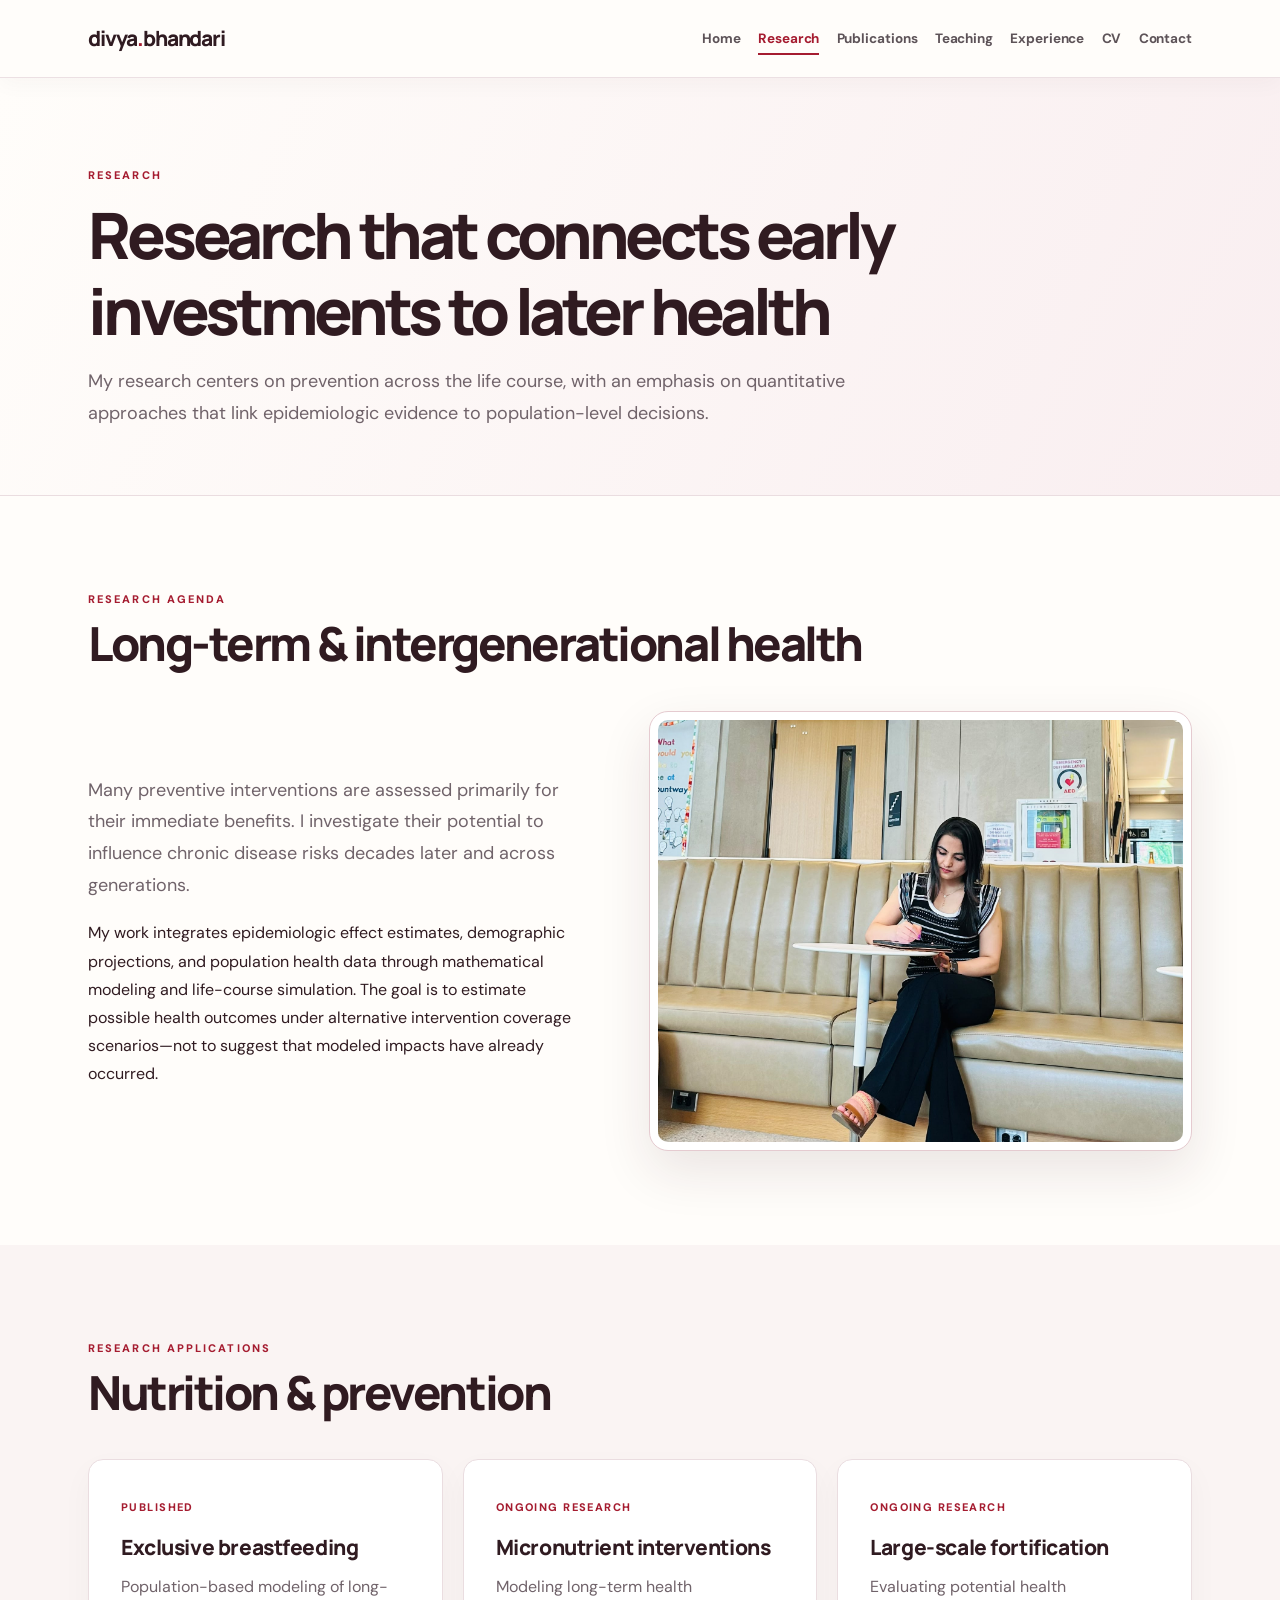
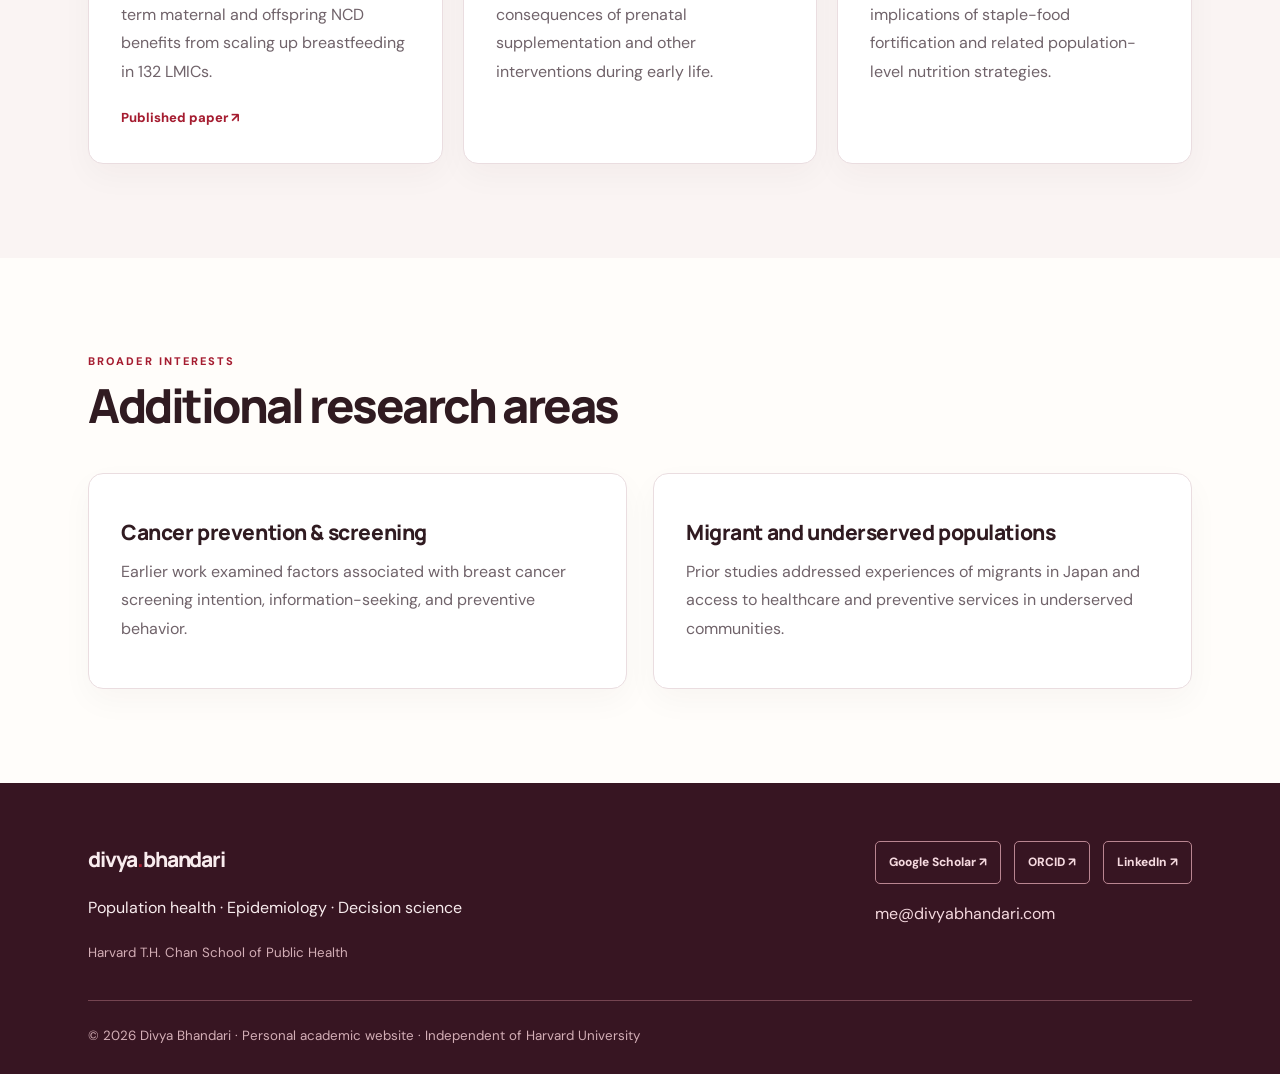
<file: research.html>
<!DOCTYPE html>
<html lang="en"><head><meta charset="utf-8"/><meta content="width=device-width,initial-scale=1" name="viewport"/><meta content="Academic website of Divya Bhandari, PhD candidate in Population Health Sciences at Harvard University." name="description"/><meta content="#4a1020" name="theme-color"/><title>Research | Divya Bhandari</title><link href="https://www.divyabhandari.com/research.html" rel="canonical"/><link href="assets/css/style.css" rel="stylesheet"/><link href="assets/favicon.svg" rel="icon" type="image/svg+xml"/></head><body><a class="skip" href="#main">Skip to content</a><header class="site-header"><div class="container nav"><a class="wordmark" href="index.html">divya<span>.</span>bhandari</a><button aria-expanded="false" aria-label="Toggle navigation" class="nav-toggle">☰ Menu</button><nav aria-label="Primary navigation" class="navlinks"><a href="index.html">Home</a><a aria-current="page" href="research.html">Research</a><a href="publications.html">Publications</a><a href="teaching.html">Teaching</a><a href="experience.html">Experience</a><a href="cv.html">CV</a><a href="contact.html">Contact</a></nav></div></header><main id="main"><section class="page-head"><div class="container reveal"><div class="eyebrow">Research</div><h1 class="page-title">Research that connects early investments to later health</h1><p class="intro">My research centers on prevention across the life course, with an emphasis on quantitative approaches that link epidemiologic evidence to population-level decisions.</p></div></section><section class="section"><div class="container"><div class="section-head reveal"><div><div class="eyebrow">Research agenda</div><h2>Long-term &amp; intergenerational health</h2></div></div><div class="split" id="life-course"><div class="reveal"><p class="intro">Many preventive interventions are assessed primarily for their immediate benefits. I investigate their potential to influence chronic disease risks decades later and across generations.</p><p>My work integrates epidemiologic effect estimates, demographic projections, and population health data through mathematical modeling and life-course simulation. The goal is to estimate possible health outcomes under alternative intervention coverage scenarios—not to suggest that modeled impacts have already occurred.</p></div><div class="reveal"><img alt="Research activities" class="photo" loading="lazy" onerror="this.onerror=null;this.src='assets/images/photo-placeholder.svg';" src="assets/images/ResearchShot2.jpeg"/></div></div></div></section><section class="section alt"><div class="container"><div class="section-head reveal"><div><div class="eyebrow">Research applications</div><h2>Nutrition &amp; prevention</h2></div></div><div class="cols3" id="nutrition"><article class="card reveal"><span class="kicker">Published</span><h3>Exclusive breastfeeding</h3><p>Population-based modeling of long-term maternal and offspring NCD benefits from scaling up breastfeeding in 132 LMICs.</p><a class="link" href="https://www.thelancet.com/journals/langlo/article/PIIS2214-109X(25)00300-6/fulltext">Published paper ↗</a></article><article class="card reveal"><span class="kicker">Ongoing research</span><h3>Micronutrient interventions</h3><p>Modeling long-term health consequences of prenatal supplementation and other interventions during early life.</p></article><article class="card reveal"><span class="kicker">Ongoing research</span><h3>Large-scale fortification</h3><p>Evaluating potential health implications of staple-food fortification and related population-level nutrition strategies.</p></article></div></div></section><section class="section"><div class="container"><div class="section-head reveal"><div><div class="eyebrow">Broader interests</div><h2>Additional research areas</h2></div></div><div class="cols2" id="other"><div class="card reveal"><h3>Cancer prevention &amp; screening</h3><p>Earlier work examined factors associated with breast cancer screening intention, information-seeking, and preventive behavior.</p></div><div class="card reveal"><h3>Migrant and underserved populations</h3><p>Prior studies addressed experiences of migrants in Japan and access to healthcare and preventive services in underserved communities.</p></div></div></div></section></main><footer class="footer"><div class="container"><div class="footgrid"><div><div class="wordmark">divya<span>.</span>bhandari</div><p>Population health · Epidemiology · Decision science</p><small>Harvard T.H. Chan School of Public Health</small></div><div><div class="socials"><a href="https://scholar.google.com/citations?user=fD8IorwAAAAJ&amp;hl=en" rel="noopener" target="_blank">Google Scholar ↗</a><a href="https://orcid.org/0000-0001-7720-9150" rel="noopener" target="_blank">ORCID ↗</a><a href="https://www.linkedin.com/in/divya-bhandari-harvard/" rel="noopener" target="_blank">LinkedIn ↗</a></div><p><a href="mailto:me@divyabhandari.com">me@divyabhandari.com</a></p></div></div><div class="foot-bottom"><small>© 2026 Divya Bhandari · Personal academic website · Independent of Harvard University</small></div></div></footer><script defer="" src="assets/js/site.js"></script></body></html>
</file>
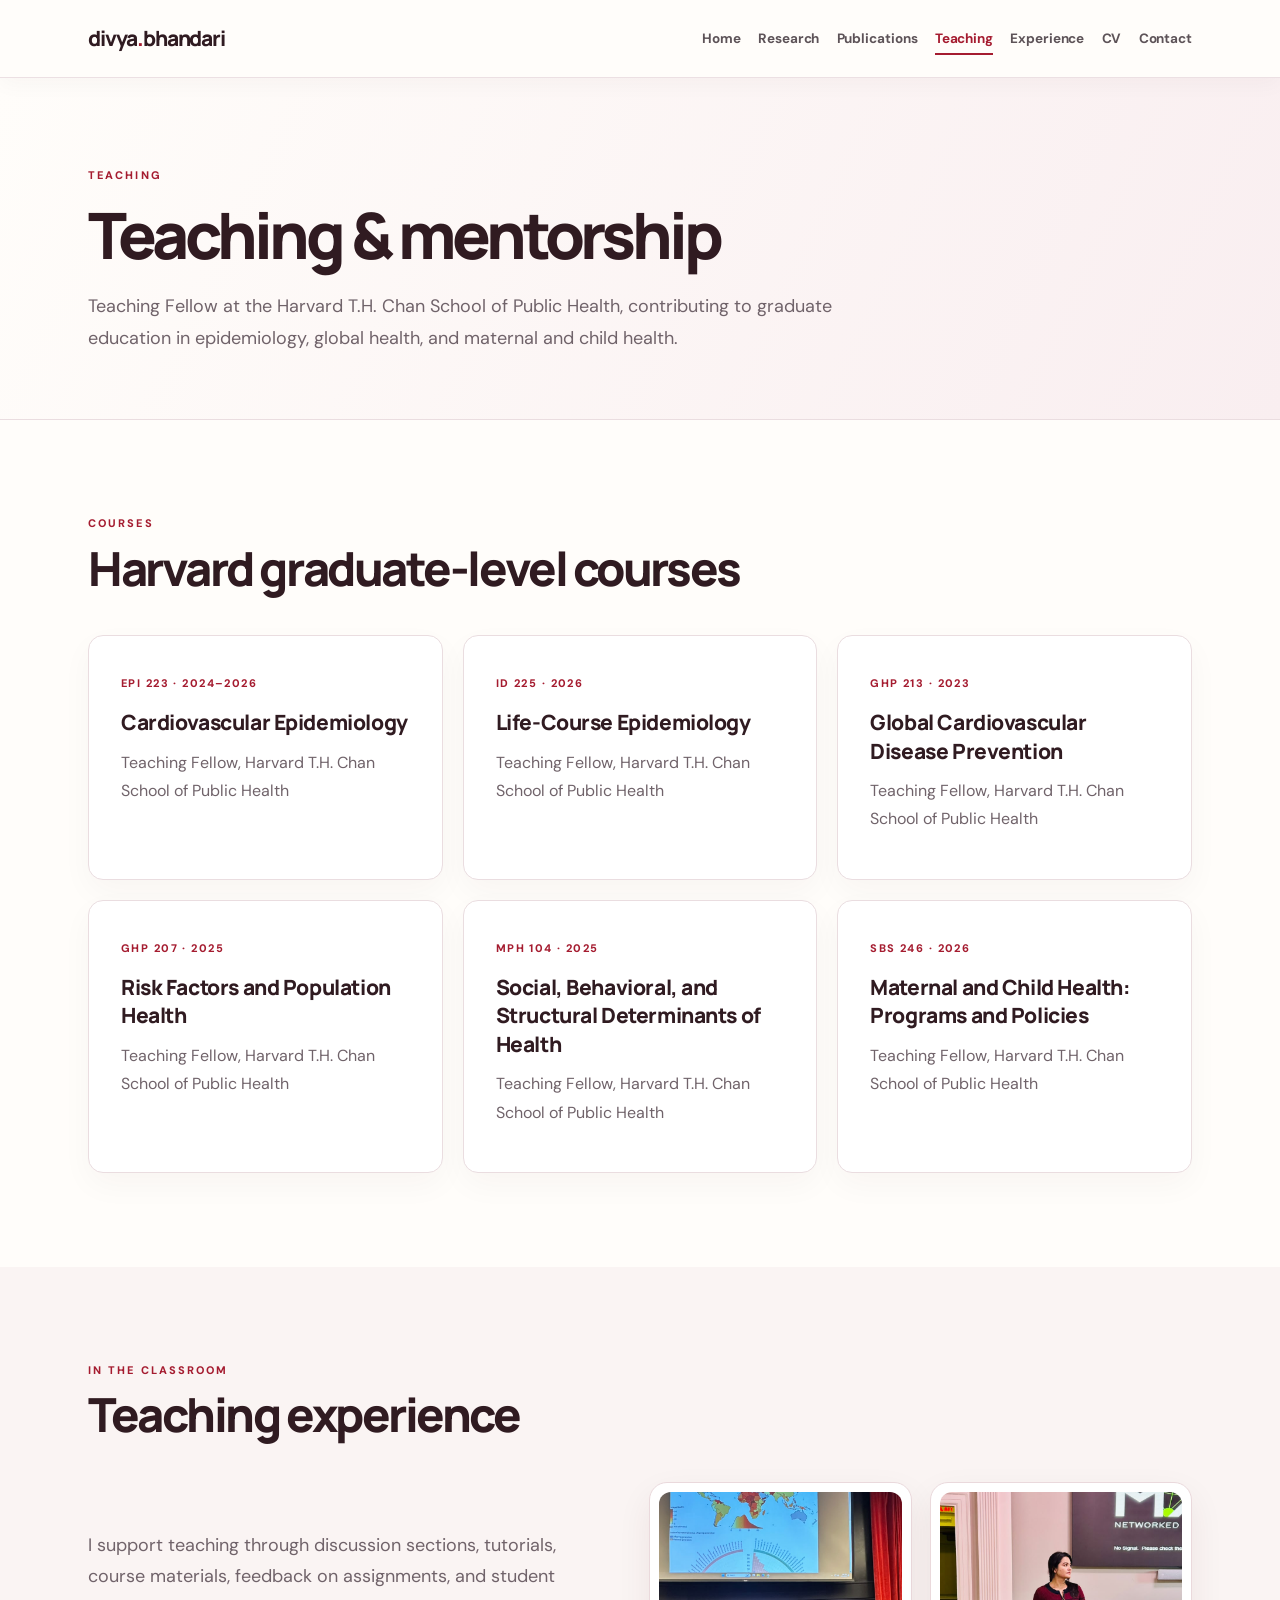
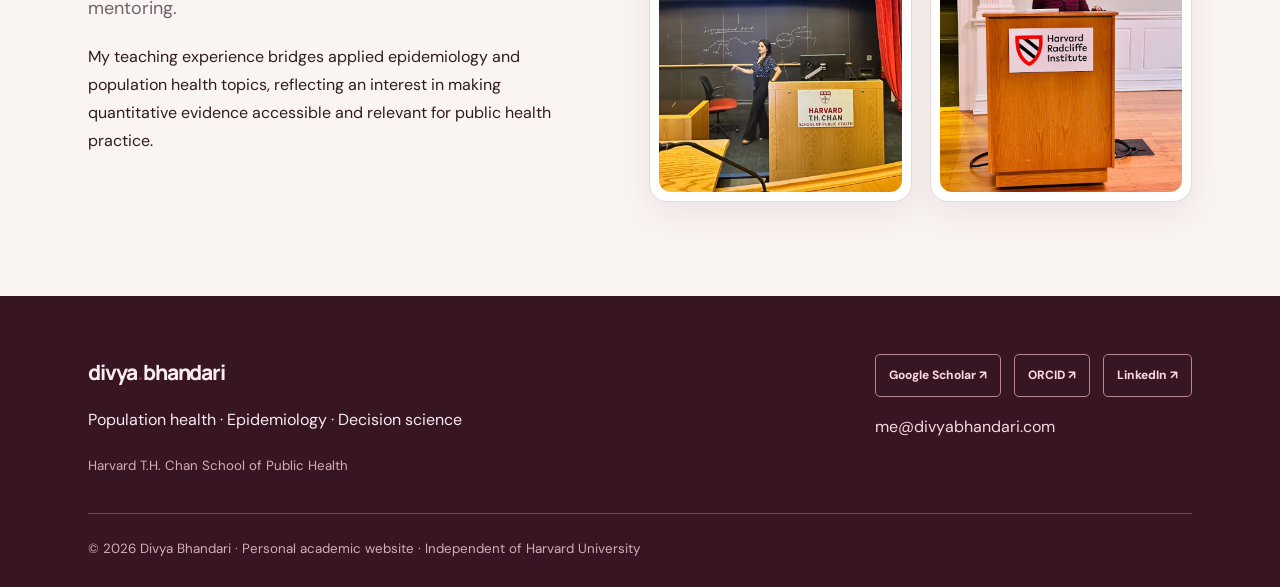
<file: teaching.html>
<!DOCTYPE html>
<html lang="en"><head><meta charset="utf-8"/><meta content="width=device-width,initial-scale=1" name="viewport"/><meta content="Academic website of Divya Bhandari, PhD candidate in Population Health Sciences at Harvard University." name="description"/><meta content="#4a1020" name="theme-color"/><title>Teaching | Divya Bhandari</title><link href="https://www.divyabhandari.com/teaching.html" rel="canonical"/><link href="assets/css/style.css" rel="stylesheet"/><link href="assets/favicon.svg" rel="icon" type="image/svg+xml"/></head><body><a class="skip" href="#main">Skip to content</a><header class="site-header"><div class="container nav"><a class="wordmark" href="index.html">divya<span>.</span>bhandari</a><button aria-expanded="false" aria-label="Toggle navigation" class="nav-toggle">☰ Menu</button><nav aria-label="Primary navigation" class="navlinks"><a href="index.html">Home</a><a href="research.html">Research</a><a href="publications.html">Publications</a><a aria-current="page" href="teaching.html">Teaching</a><a href="experience.html">Experience</a><a href="cv.html">CV</a><a href="contact.html">Contact</a></nav></div></header><main id="main"><section class="page-head"><div class="container reveal"><div class="eyebrow">Teaching</div><h1 class="page-title">Teaching &amp; mentorship</h1><p class="intro">Teaching Fellow at the Harvard T.H. Chan School of Public Health, contributing to graduate education in epidemiology, global health, and maternal and child health.</p></div></section><section class="section"><div class="container"><div class="section-head reveal"><div><div class="eyebrow">Courses</div><h2>Harvard graduate-level courses</h2></div></div><div class="cols3"><article class="card reveal"><span class="kicker">EPI 223 · 2024–2026</span><h3>Cardiovascular Epidemiology</h3><p>Teaching Fellow, Harvard T.H. Chan School of Public Health</p></article><article class="card reveal"><span class="kicker">ID 225 · 2026</span><h3>Life-Course Epidemiology</h3><p>Teaching Fellow, Harvard T.H. Chan School of Public Health</p></article><article class="card reveal"><span class="kicker">GHP 213 · 2023</span><h3>Global Cardiovascular Disease Prevention</h3><p>Teaching Fellow, Harvard T.H. Chan School of Public Health</p></article><article class="card reveal"><span class="kicker">GHP 207 · 2025</span><h3>Risk Factors and Population Health</h3><p>Teaching Fellow, Harvard T.H. Chan School of Public Health</p></article><article class="card reveal"><span class="kicker">MPH 104 · 2025</span><h3>Social, Behavioral, and Structural Determinants of Health</h3><p>Teaching Fellow, Harvard T.H. Chan School of Public Health</p></article><article class="card reveal"><span class="kicker">SBS 246 · 2026</span><h3>Maternal and Child Health: Programs and Policies</h3><p>Teaching Fellow, Harvard T.H. Chan School of Public Health</p></article></div></div></section><section class="section alt"><div class="container"><div class="section-head reveal"><div><div class="eyebrow">In the classroom</div><h2>Teaching experience</h2></div></div><div class="split"><div class="reveal"><p class="intro">I support teaching through discussion sections, tutorials, course materials, feedback on assignments, and student mentoring.</p><p>My teaching experience bridges applied epidemiology and population health topics, reflecting an interest in making quantitative evidence accessible and relevant for public health practice.</p></div><div class="gallery reveal"><figure><img alt="Teaching and presenting at Harvard" loading="lazy" onerror="this.onerror=null;this.src='assets/images/photo-placeholder.svg';" src="assets/images/TeachingShot1.jpeg"/></figure><figure><img alt="Academic presentation at the Harvard Radcliffe Institute" loading="lazy" onerror="this.onerror=null;this.src='assets/images/photo-placeholder.svg';" src="assets/images/TeachingShot2.jpeg"/></figure></div></div></div></section></main><footer class="footer"><div class="container"><div class="footgrid"><div><div class="wordmark">divya<span>.</span>bhandari</div><p>Population health · Epidemiology · Decision science</p><small>Harvard T.H. Chan School of Public Health</small></div><div><div class="socials"><a href="https://scholar.google.com/citations?user=fD8IorwAAAAJ&amp;hl=en" rel="noopener" target="_blank">Google Scholar ↗</a><a href="https://orcid.org/0000-0001-7720-9150" rel="noopener" target="_blank">ORCID ↗</a><a href="https://www.linkedin.com/in/divya-bhandari-harvard/" rel="noopener" target="_blank">LinkedIn ↗</a></div><p><a href="mailto:me@divyabhandari.com">me@divyabhandari.com</a></p></div></div><div class="foot-bottom"><small>© 2026 Divya Bhandari · Personal academic website · Independent of Harvard University</small></div></div></footer><script defer="" src="assets/js/site.js"></script></body></html>
</file>
<file: assets/css/style.css>
@import url('https://fonts.googleapis.com/css2?family=DM+Sans:wght@400;500;600;700&family=Manrope:wght@400;500;600;700;800&display=swap');
:root{--ink:#301b21;--muted:#70636a;--teal:#a51c30;--teal2:#f8e7eb;--blue:#681829;--paper:#fffdfa;--line:#eadde0;--card:#fff;--shadow:0 26px 80px rgba(77,21,36,.11)}*{box-sizing:border-box}html{scroll-behavior:smooth}body{margin:0;background:var(--paper);color:var(--ink);font:16px/1.7 'DM Sans',system-ui,sans-serif}a{color:inherit;text-decoration:none}button{font:inherit}a:focus-visible,button:focus-visible,input:focus-visible{outline:3px solid #e0a85b;outline-offset:3px}.container{max-width:1160px;margin:auto;padding:0 28px}.skip{position:absolute;left:-9999px}.skip:focus{left:10px;top:10px;background:white;padding:12px;z-index:100}.site-header{height:84px;position:sticky;top:0;z-index:40;border-bottom:1px solid rgba(234,221,224,.9);background:rgba(255,253,250,.94);backdrop-filter:blur(15px)}.nav{height:100%;display:flex;align-items:center;justify-content:space-between;gap:20px}.wordmark{font-family:Manrope,sans-serif;font-size:19px;font-weight:800;letter-spacing:-.04em;white-space:nowrap}.wordmark span{color:var(--teal)}.navlinks{display:flex;gap:26px;align-items:center}.navlinks a{font-size:13px;font-weight:700;color:#5d5358;transition:color .2s}.navlinks a:hover,.navlinks a[aria-current=page]{color:var(--teal)}.nav-toggle{display:none;background:none;border:0;cursor:pointer;padding:10px;color:var(--ink)}.eyebrow{text-transform:uppercase;letter-spacing:.19em;font-size:11px;font-weight:800;color:var(--teal)}.hero{padding:100px 0 108px;overflow:hidden;position:relative}.hero:before{content:'';position:absolute;width:490px;height:490px;background:radial-gradient(circle,#f8e5ea,transparent 70%);right:-120px;top:-130px;pointer-events:none}.hero-grid{display:grid;grid-template-columns:1.2fr .8fr;gap:74px;align-items:center}.hero h1{font-family:Manrope,sans-serif;font-size:clamp(52px,7vw,94px);letter-spacing:-.075em;line-height:1.06;margin:16px 0 18px}.hero h1 em{font-style:normal;color:var(--teal)}.lede{font-size:21px;line-height:1.58;color:#574e53;max-width:690px}.hero-meta{color:var(--muted);font-weight:600}.hero-image{position:relative}.hero-image img{width:100%;height:510px;object-fit:cover;border-radius:200px 200px 24px 24px;box-shadow:var(--shadow)}.orbit{position:absolute;right:-22px;bottom:28px;width:100px;height:100px;border:1px solid #bf7c8b;border-radius:50%;animation:spin 22s linear infinite}.orbit:before{content:'';position:absolute;top:7px;left:12px;width:13px;height:13px;background:var(--teal);border-radius:50%}@keyframes spin{to{transform:rotate(360deg)}}.actions{display:flex;gap:14px;flex-wrap:wrap;margin-top:32px}.btn{display:inline-flex;align-items:center;justify-content:center;gap:8px;padding:13px 23px;border-radius:6px;font-size:13px;letter-spacing:.02em;font-weight:800;border:1px solid var(--ink);transition:transform .2s,background .2s}.btn:hover{transform:translateY(-3px)}.btn.primary{background:var(--ink);color:white}.btn.secondary{background:transparent}.btn.small{padding:9px 15px}.section{padding:86px 0}.section.alt{background:#faf3f2}.section-head{display:flex;justify-content:space-between;align-items:end;gap:25px;margin-bottom:32px}.section h2,.page-title{font-family:Manrope,sans-serif;font-weight:800;letter-spacing:-.052em;line-height:1.18}.section h2{font-size:clamp(32px,4vw,47px);margin:7px 0}.page-title{font-size:clamp(43px,5vw,66px);margin:12px 0 18px}.intro{max-width:820px;color:var(--muted);font-size:18px}.cols2{display:grid;grid-template-columns:1fr 1fr;gap:26px}.cols3{display:grid;grid-template-columns:repeat(3,1fr);gap:20px}.card{background:var(--card);padding:29px;border:1px solid var(--line);border-radius:11px;box-shadow:0 12px 30px rgba(21,55,70,.025);transition:transform .3s,box-shadow .3s}.card:hover{transform:translateY(-4px);box-shadow:var(--shadow)}.card h3{font:800 20px/1.35 Manrope,sans-serif;letter-spacing:-.02em;margin:12px 0}.card p{color:var(--muted);margin:0 0 13px}.kicker{font-size:11px;font-weight:800;text-transform:uppercase;letter-spacing:.13em;color:var(--teal)}.link{display:inline-block;font-size:13px;font-weight:800;color:var(--teal);margin-top:8px}.stat-row{display:flex;gap:22px;flex-wrap:wrap;margin-top:24px}.stat{border-left:2px solid var(--teal);padding-left:15px}.stat strong{display:block;font:800 30px Manrope;letter-spacing:-.05em}.stat span{font-size:12px;color:var(--muted)}.split{display:grid;grid-template-columns:.95fr 1.05fr;gap:70px;align-items:center}.photo{width:100%;display:block;border-radius:10px;object-fit:cover;max-height:440px}.page-head{padding:88px 0 47px;border-bottom:1px solid var(--line)}.page-head .intro{margin-top:15px}.timeline{border-left:1px solid #cf9caa;padding-left:28px}.timeline-item{position:relative;margin:0 0 32px}.timeline-item:before{content:'';position:absolute;left:-34px;top:9px;width:11px;height:11px;border-radius:50%;background:var(--teal)}.timeline-item h3{margin:3px 0 6px;font:800 20px Manrope}.timeline-item p{margin:5px 0;color:var(--muted)}.pub-toolbar{display:flex;gap:10px;flex-wrap:wrap;align-items:center;margin-bottom:25px}.chip{border:1px solid #e1ced1;border-radius:30px;background:white;color:#64565c;cursor:pointer;font-size:12px;font-weight:800;padding:9px 14px}.chip.active{background:var(--ink);color:white;border-color:var(--ink)}.search{padding:12px 14px;border-radius:7px;border:1px solid #e2d3d6;min-width:230px;flex:1;font:inherit;font-size:13px}.pub{background:white;border:1px solid var(--line);border-radius:9px;padding:23px 26px;margin:12px 0;transition:border-color .2s}.pub:hover{border-color:#cc7785}.pub h3{font:800 16px/1.5 Manrope;margin:6px 0}.pub p{color:var(--muted);font-size:13px;margin:4px 0}.pub a{font-weight:800;color:var(--teal);font-size:13px}.pill{background:#fae7eb;border-radius:4px;padding:4px 8px;color:#85283b;font-size:10px;font-weight:800;text-transform:uppercase;letter-spacing:.07em}.gallery{display:grid;grid-template-columns:1fr 1fr;gap:18px}.gallery figure{margin:0}.gallery img{width:100%;height:290px;object-fit:cover;border-radius:10px}.gallery figcaption{font-size:12px;color:var(--muted);padding:8px 0}.footer{background:#371522;color:#f8ecee;padding:58px 0 25px}.footgrid{display:flex;justify-content:space-between;gap:30px;flex-wrap:wrap}.footer a{color:#f5d9df}.footer small{color:#d3aeb6}.foot-bottom{border-top:1px solid #744451;padding-top:20px;margin-top:34px}.socials{display:flex;gap:13px;flex-wrap:wrap}.socials a{border:1px solid #b98591;border-radius:5px;padding:10px 13px;font-size:12px;font-weight:800}.socials a:hover{background:#753447}.two-up{display:grid;grid-template-columns:repeat(2,minmax(0,1fr));gap:20px}.notice{padding:15px 18px;border-left:3px solid var(--teal);background:#fcf0f2;color:#774452;font-size:13px}.reveal{opacity:0;transform:translateY(22px);transition:opacity .7s ease,transform .7s ease}.reveal.visible{opacity:1;transform:none}.accent-line{display:block;width:66px;height:3px;background:var(--teal);margin:22px 0}.hide{display:none!important}
@media(max-width:850px){.nav-toggle{display:block}.navlinks{display:none;position:absolute;top:83px;left:0;right:0;padding:24px;background:var(--paper);box-shadow:0 20px 30px #17293320;flex-direction:column;align-items:stretch;gap:14px}.navlinks.open{display:flex}.hero-grid,.split{grid-template-columns:1fr;gap:38px}.hero{padding:65px 0}.hero-image{max-width:450px}.hero-image img{height:410px}.cols3{grid-template-columns:1fr 1fr}.section{padding:66px 0}}@media(max-width:600px){.container{padding:0 20px}.hero h1{font-size:56px}.cols2,.cols3,.two-up,.gallery{grid-template-columns:1fr}.section-head{display:block}.page-head{padding:58px 0 35px}.gallery img{height:250px}}@media(prefers-reduced-motion:reduce){*,*:before,*:after{scroll-behavior:auto!important;animation:none!important;transition:none!important}.reveal{opacity:1;transform:none}}

/* Crimson academic redesign: restrained typography, fluid navigation, polished interaction. */
:root{--crimson:#a51c30;--crimson-dark:#71152a;--cream:#fffdfa}
body{font-size:16px;line-height:1.76;text-rendering:optimizeLegibility}
.site-header{height:78px;box-shadow:0 5px 22px rgba(52,18,30,.035)}
.wordmark{font-size:21px;letter-spacing:-.055em}
.navlinks{gap:clamp(10px,1.35vw,23px)}
.navlinks a{font-size:13.5px;font-weight:700;position:relative;padding:10px 0;letter-spacing:-.007em}
.navlinks a:after{content:'';position:absolute;bottom:5px;left:0;height:2px;width:0;background:var(--crimson);transition:width .23s ease}
.navlinks a:hover:after,.navlinks a[aria-current=page]:after{width:100%}
.hero{background:linear-gradient(122deg,#fffdfa 0%,#fff9f7 63%,#f9eaee 100%);padding:106px 0 112px}
.hero:before{background:radial-gradient(circle,rgba(165,28,48,.095),transparent 72%);width:650px;height:650px;right:-150px;top:-100px}
.hero h1{letter-spacing:-.08em}
.hero h1 em{color:var(--crimson)}
.hero-image img{box-shadow:0 35px 80px rgba(75,22,37,.15);border:7px solid #fff}
.orbit{border-color:#c78c99}
.orbit:before{background:var(--crimson)}
.eyebrow,.kicker{color:var(--crimson);font-weight:800}
.lede{color:#51434a}
.btn{border-color:var(--crimson-dark);border-radius:7px;font-size:13.5px;min-height:45px}
.btn.primary{background:var(--crimson);border-color:var(--crimson);color:white}
.btn.primary:hover{background:var(--crimson-dark)}
.btn.secondary{color:var(--crimson-dark);border-color:#caa7ae;background:rgba(255,255,255,.75)}
.btn.secondary:hover{background:#fbebee}
.section{padding:94px 0}
.section.alt{background:#faf4f3}
.card{border-radius:15px;padding:32px;box-shadow:0 12px 32px rgba(70,23,38,.035)}
.card:hover{box-shadow:0 22px 46px rgba(70,23,38,.095)}
.card h3{font-size:21px;line-height:1.36}
.page-head{background:linear-gradient(115deg,#fffdfa,#f9eef0)}
.page-title{letter-spacing:-.065em}
.link,.pub a{color:var(--crimson)}
.chip.active{background:var(--crimson);border-color:var(--crimson)}
.pill{background:#f9e5ea;color:#862036}
.photo,.gallery img{border-radius:14px;box-shadow:0 12px 35px rgba(82,19,34,.06)}
.socials a:hover{color:#fff;background:#773346}
.reveal{transform:translateY(26px);transition:opacity .75s cubic-bezier(.2,.65,.25,1),transform .75s cubic-bezier(.2,.65,.25,1)}
@media(max-width:850px){.navlinks{top:77px}.navlinks a{font-size:16px}.section{padding:65px 0}}
@media(max-width:600px){.hero{padding:55px 0 65px}.hero h1{font-size:clamp(49px,12vw,66px)}.hero-image img{height:auto;max-height:460px}.wordmark{font-size:19px}}

/* v3: intentional, framed portrait and editorial image presentation */
.hero-image { padding: 16px; border-radius: 220px 220px 28px 28px; background: linear-gradient(145deg,#f4e8e8,#ffffff 66%,#e8d5d9); border: 1px solid #e5cbd0; box-shadow: 0 28px 75px rgba(68,25,34,.11); }
.hero-image img { display:block; width:100%; border: 5px solid #fff; border-radius: 200px 200px 19px 19px; box-shadow: 0 12px 34px rgba(67,29,38,.10); object-position:center 23%; }
.hero-image .orbit { right:-12px; bottom:36px; }
.photo { padding: 8px; border: 1px solid #e5cbd0; background:#fff; border-radius: 19px; box-shadow: 0 20px 52px rgba(68,25,34,.11); object-fit:cover; object-position:center 25%; }
.gallery figure { background:#fff; border:1px solid #ead9dc; padding:9px; border-radius:18px; box-shadow:0 14px 35px rgba(68,25,34,.07); overflow:hidden; }
.gallery img {display:block; border-radius:12px; box-shadow:none; height:300px; object-fit:cover;}
.gallery figcaption:empty {display:none;}
@media(max-width:600px){.hero-image {padding:9px;} .gallery img{height:260px;}}
</file>
